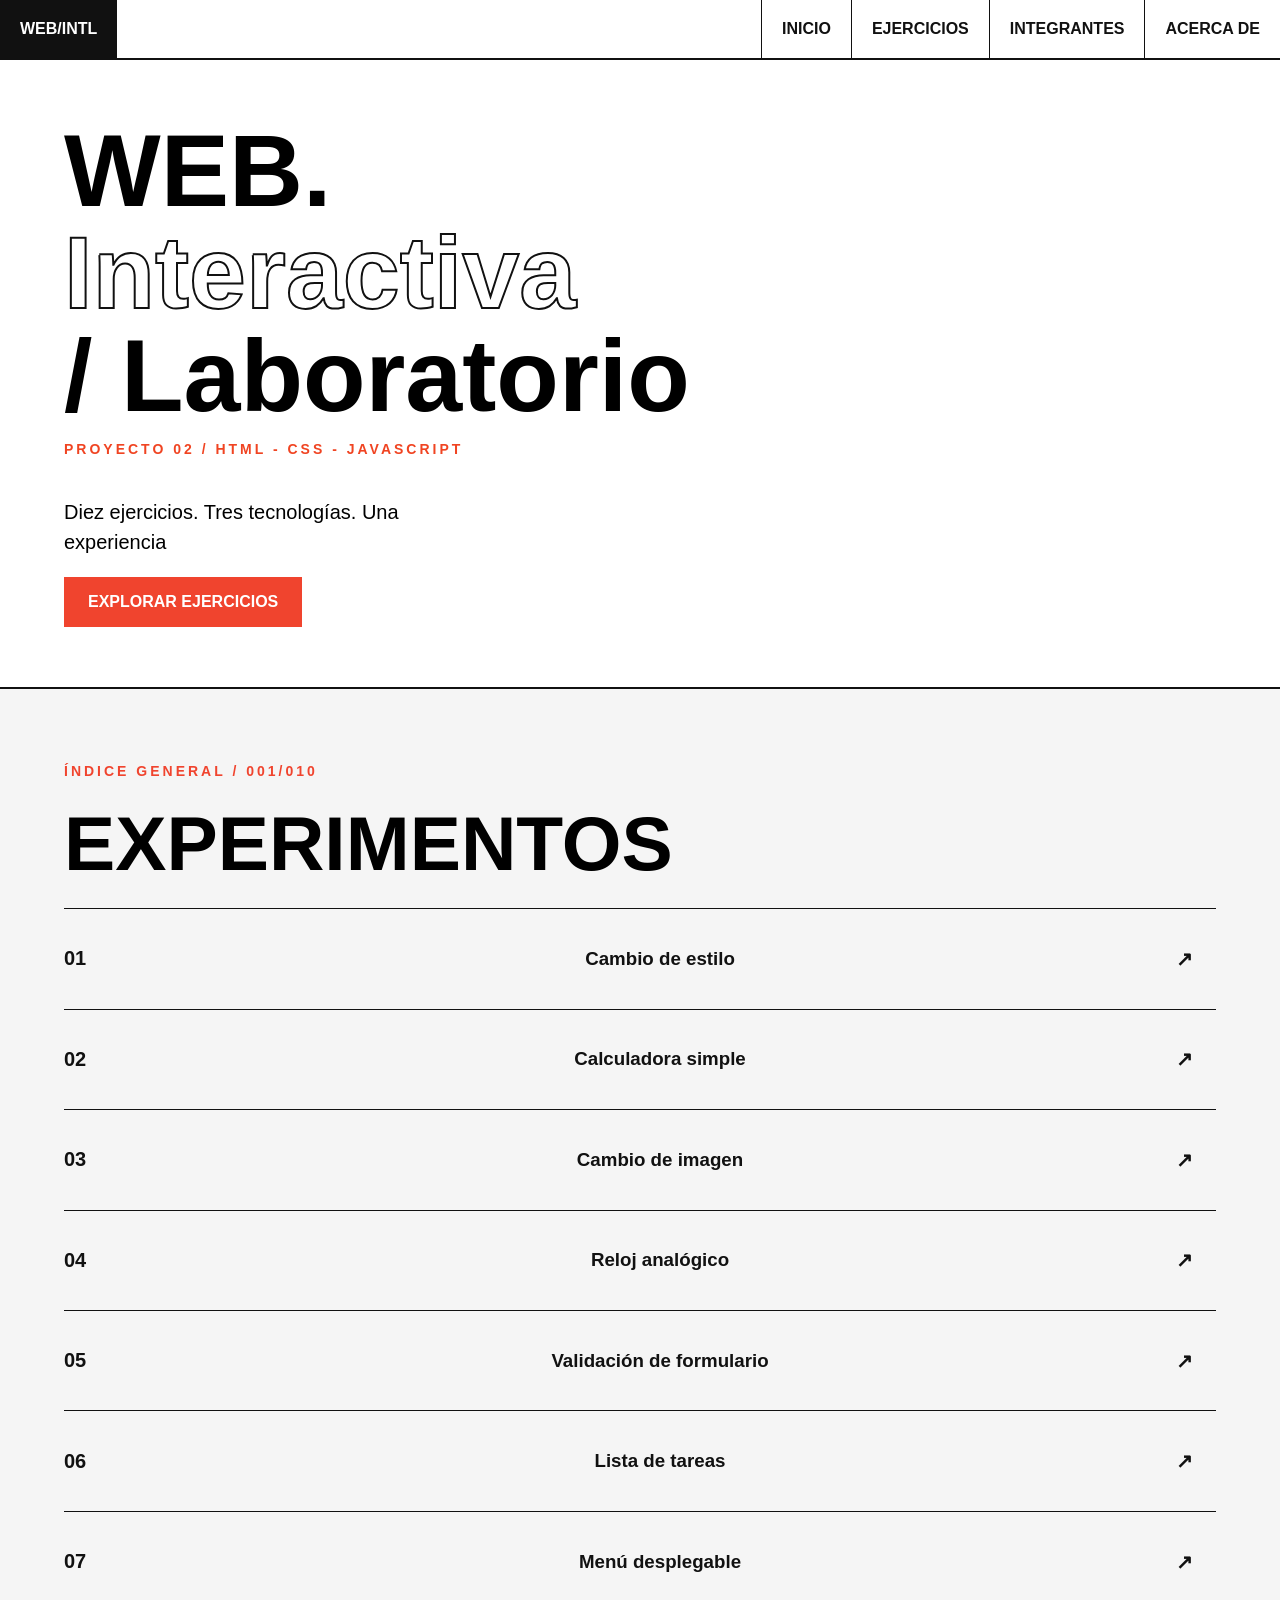
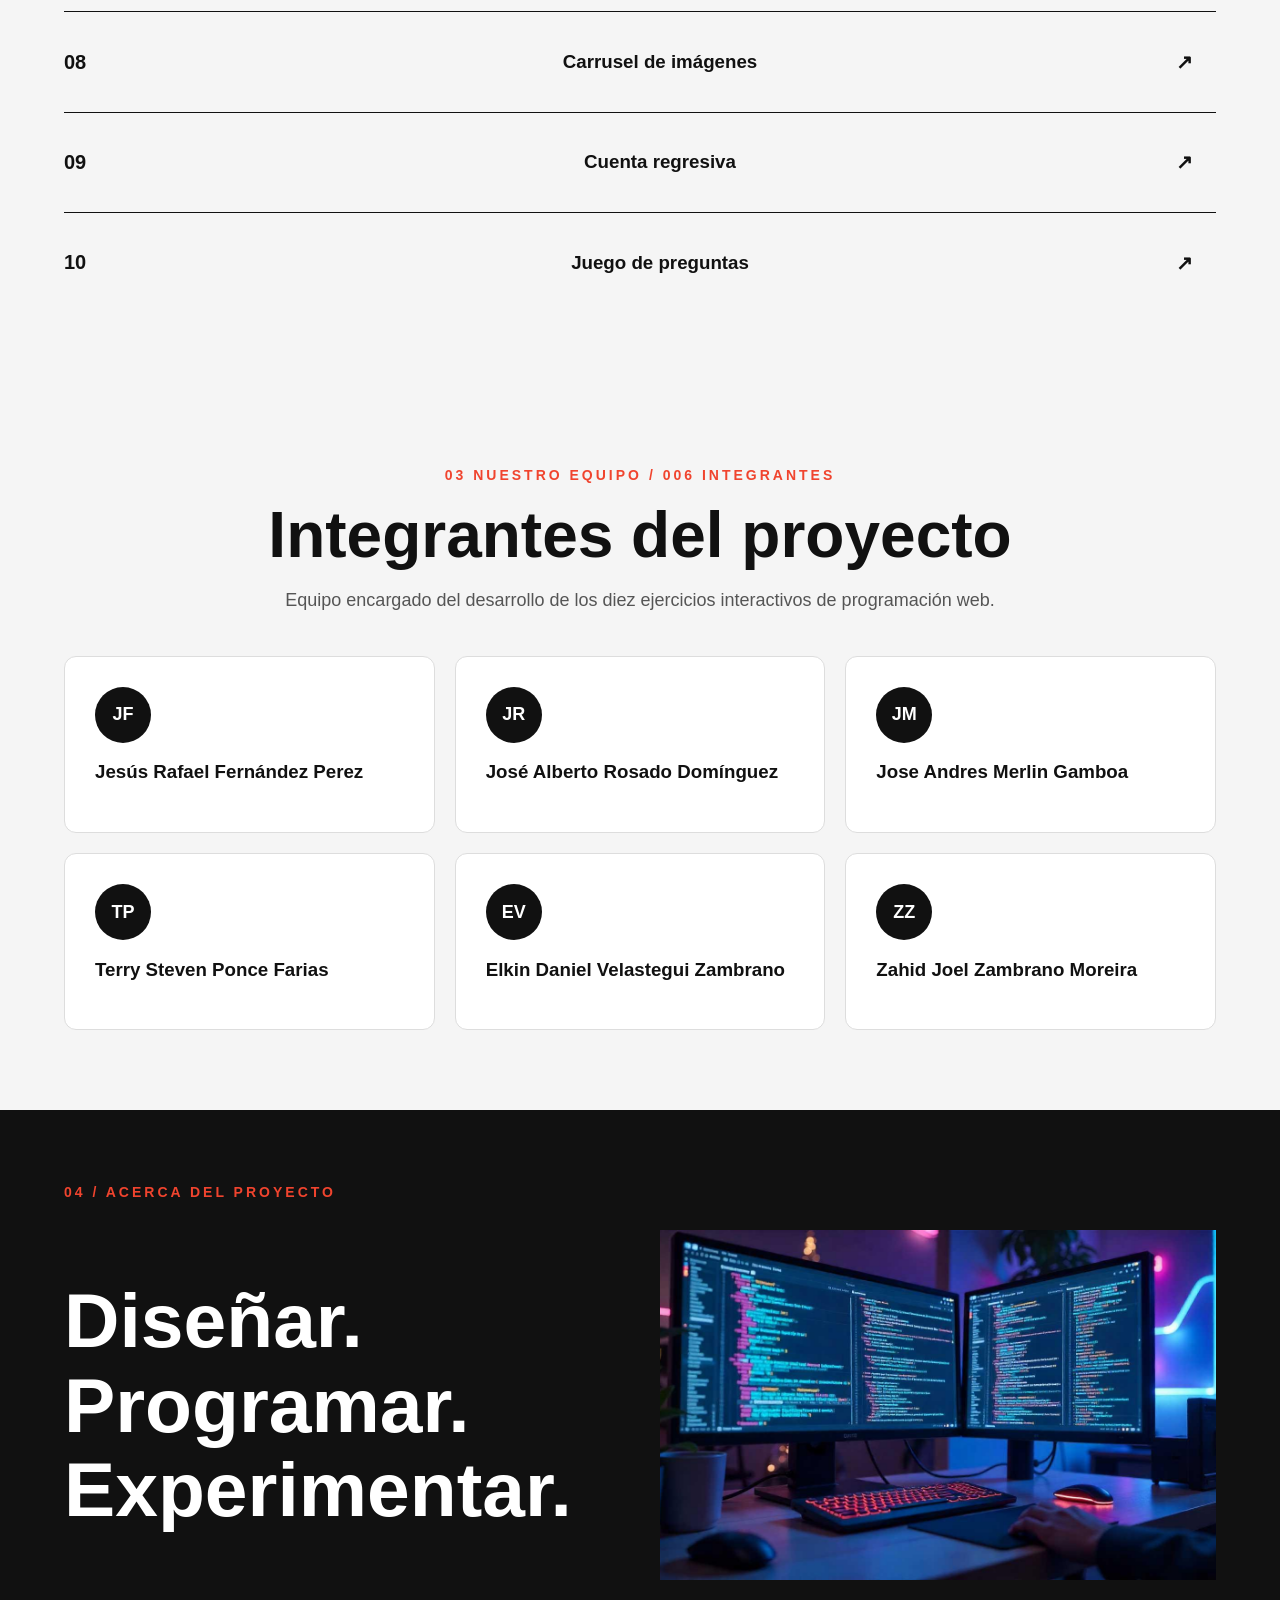
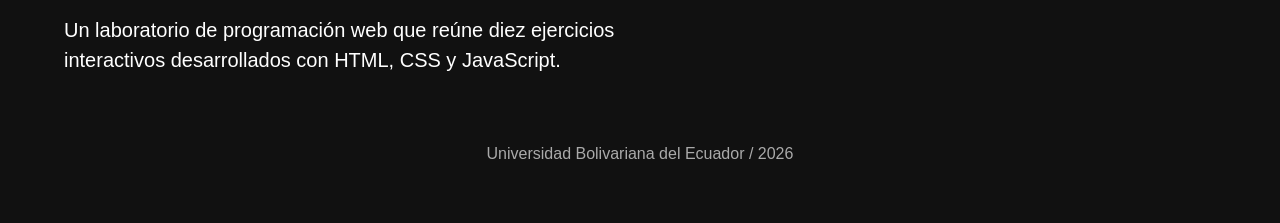
<file: index.html>
<!DOCTYPE html>
<html lang="es">
<head>
    <meta charset="UTF-8">
    <meta name="viewport" content="width=device-width, initial-scale=1.0">
    <title>WEB/INTL | Laboratorio Web</title>
    <link rel="stylesheet" href="estilos.css">
</head>
<body>
    <header class="encabezado">
        <a href="index.html" class="marca">WEB/INTL</a>

        <nav class="navegacion">
            <a href="#inicio">INICIO</a>
            <a href="#ejercicios">EJERCICIOS</a>
            <a href="#integrantes">INTEGRANTES</a>
            <a href="#acerca">ACERCA DE</a>
        </nav>
    </header>
    <main>
        <section id="inicio" class="portada">
            <h1>
                WEB. <br>
                <span class="texto-contorno">Interactiva</span><br>
                / Laboratorio
            </h1>
            <p class="portada-etiqueta">PROYECTO 02 / HTML - CSS - JAVASCRIPT</p>
            <p class="portada-descripcion">Diez ejercicios. Tres tecnologías. Una experiencia</p>
            <a href="#ejercicios" class="boton-principal">EXPLORAR EJERCICIOS</a>
        </section>
        <section id="ejercicios" class="seccion-ejercicios">
            <p class="etiqueta-seccion">ÍNDICE GENERAL / 001/010</p>
            <h2>EXPERIMENTOS</h2>
            <div class="lista-ejercicios">
                <a href="ej01/ej01.html" class="ejercicio"><span>01</span><h3>Cambio de estilo</h3><span>&nearr;</span></a>
                
                <a href="ej02/ej02.html" class="ejercicio"><span>02</span><h3>Calculadora simple</h3><span>&nearr;</span></a>
                
                <a href="ej03/ej03.html" class="ejercicio"><span>03</span><h3>Cambio de imagen</h3><span>&nearr;</span></a>
                
                <a href="ej04/ej04.html" class="ejercicio"><span>04</span><h3>Reloj analógico</h3><span>&nearr;</span></a>
                
                <a href="ej05/ej05.html" class="ejercicio"><span>05</span><h3>Validación de formulario</h3><span>&nearr;</span></a>
                
                <a href="ej06/ej06.html" class="ejercicio"><span>06</span><h3>Lista de tareas</h3><span>&nearr;</span></a>
                
                <a href="ej07/ej07.html" class="ejercicio"><span>07</span><h3>Menú desplegable</h3><span>&nearr;</span></a>
                
                <a href="ej08/ej08.html" class="ejercicio"><span>08</span><h3>Carrusel de imágenes</h3><span>&nearr;</span></a>
                
                <a href="ej09/ej09.html" class="ejercicio"><span>09</span><h3>Cuenta regresiva</h3><span>&nearr;</span></a>

                <a href="ej10/ej10.html" class="ejercicio"><span>10</span><h3>Juego de preguntas</h3><span>&nearr;</span></a>
            </div>
        </section>

        <section id="integrantes">
            <p class="etiqueta-seccion">03 NUESTRO EQUIPO / 006 INTEGRANTES</p>
            <h2>Integrantes del proyecto</h2>

            <p class="integrantes-descripcion">
                Equipo encargado del desarrollo de los diez ejercicios interactivos de programación web.
            </p>

            <div class="integrantes-grid">
                <article class="integrantes-card">
                    <span class="integrantes-iniciales">JF</span>
                    <h3>Jesús Rafael Fernández Perez</h3>
                </article>

                <article class="integrantes-card">
                    <span class="integrantes-iniciales">JR</span>
                    <h3>José Alberto Rosado Domínguez</h3>
                </article>
                
                <article class="integrantes-card">
                    <span class="integrantes-iniciales">JM</span>
                    <h3>Jose Andres Merlin Gamboa</h3>
                </article>
                
                <article class="integrantes-card">
                    <span class="integrantes-iniciales">TP</span>
                    <h3>Terry Steven Ponce Farias</h3>
                </article>
                
                <article class="integrantes-card">
                    <span class="integrantes-iniciales">EV</span>
                    <h3>Elkin Daniel Velastegui Zambrano</h3>
                </article>
                
                <article class="integrantes-card">
                    <span class="integrantes-iniciales">ZZ</span>
                    <h3>Zahid Joel Zambrano Moreira</h3>
                </article>
            </div>

        </section>

        <section id="acerca" class="seccion-acerca">
            <p class="etiqueta-acerca">04 / ACERCA DEL PROYECTO</p>
        
        <div class="acerca-contenido">
            <h2>
                Diseñar. <br>
                Programar. <br>
                Experimentar.
            </h2>

            <img src="Imagenes/Imagen PC.jfif" alt="Ilustración relacionada con programación web" class="imagen-acerca">
        </div>
        
    <p class="descripcion-acerca">
        Un laboratorio de programación web que reúne diez ejercicios interactivos desarrollados con HTML, CSS y JavaScript.
    </p>
            <p class="universidad">Universidad Bolivariana del Ecuador / 2026</p>
        </section>
    </main>
</body>
</html>
</file>
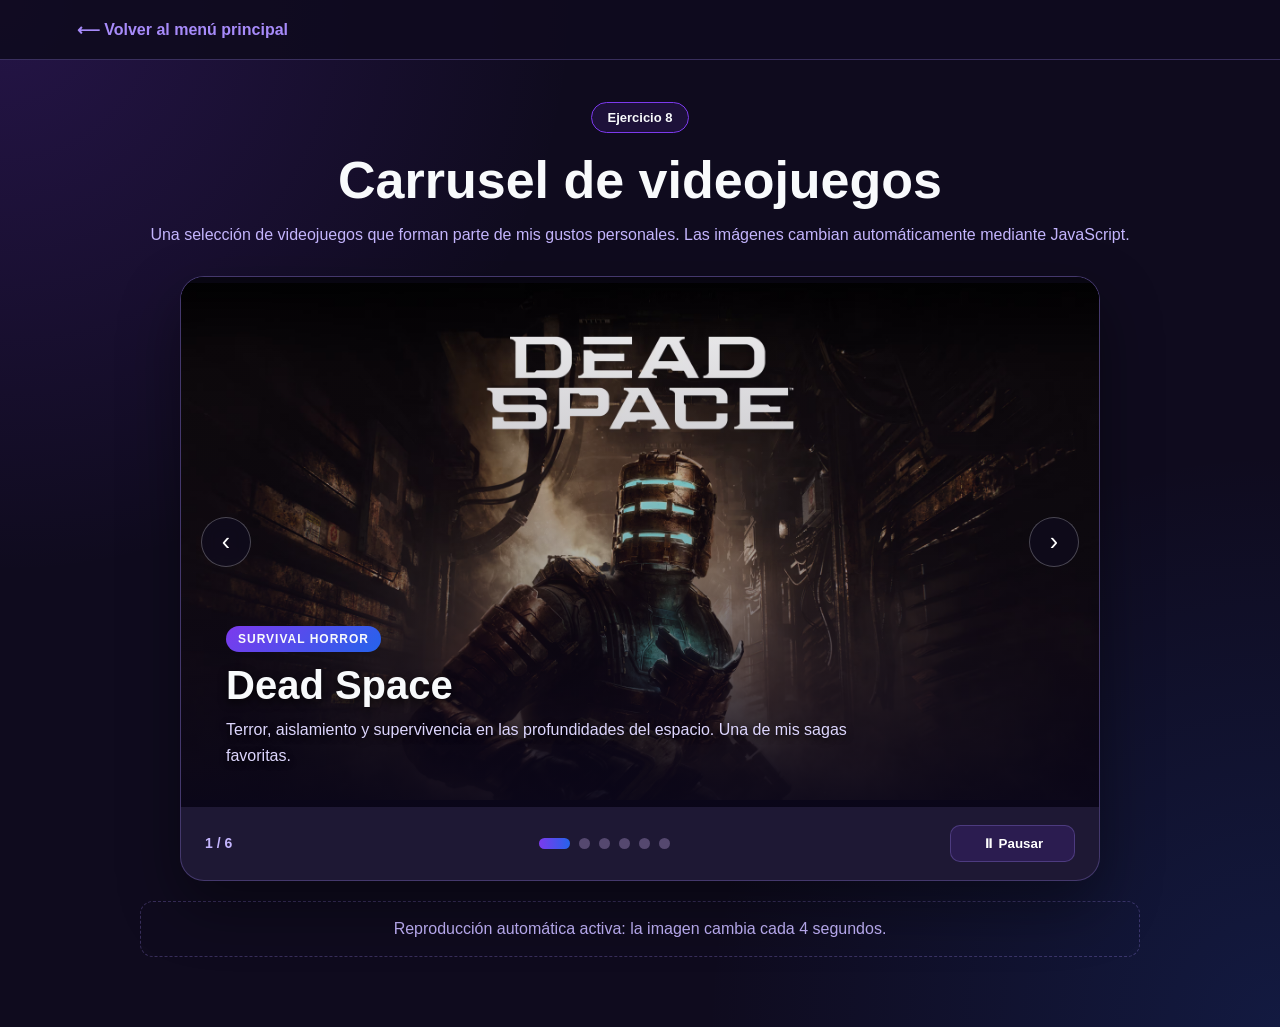
<file: ej08.html>
<!DOCTYPE html>
<html lang="es">
<head>
    <meta charset="UTF-8">
    <meta name="viewport" content="width=device-width, initial-scale=1.0">
    <title>Ejercicio 8 - Carrusel de videojuegos</title>

    <style>
        * {
            margin: 0;
            padding: 0;
            box-sizing: border-box;
        }

        :root {
            --fondo: #0f0b1e;
            --tarjeta: #1e1834;
            --morado: #7c3aed;
            --morado-claro: #a78bfa;
            --azul: #2563eb;
            --texto: #f8fafc;
            --texto-secundario: #c4b5fd;
            --borde: rgba(167, 139, 250, 0.28);
        }

        body {
            min-height: 100vh;
            background:
                radial-gradient(
                    circle at top left,
                    rgba(124, 58, 237, 0.2),
                    transparent 35%
                ),
                radial-gradient(
                    circle at bottom right,
                    rgba(37, 99, 235, 0.17),
                    transparent 35%
                ),
                var(--fondo);
            color: var(--texto);
            font-family: Arial, Helvetica, sans-serif;
        }

        .barra-superior {
            padding: 20px 6%;
            border-bottom: 1px solid var(--borde);
            background: rgba(15, 11, 30, 0.9);
        }

        .volver {
            color: var(--morado-claro);
            text-decoration: none;
            font-weight: bold;
        }

        .volver:hover {
            color: white;
        }

        .contenedor {
            width: min(1000px, 92%);
            margin: 0 auto;
            padding: 42px 0 70px;
        }

        .encabezado {
            margin-bottom: 28px;
            text-align: center;
        }

        .numero {
            display: inline-block;
            margin-bottom: 17px;
            padding: 7px 15px;
            border: 1px solid var(--morado);
            border-radius: 999px;
            background: rgba(124, 58, 237, 0.13);
            font-size: 13px;
            font-weight: bold;
        }

        h1 {
            margin-bottom: 12px;
            font-size: clamp(32px, 5vw, 52px);
        }

        .descripcion {
            color: var(--texto-secundario);
            line-height: 1.6;
        }

        /* CARRUSEL */

        .carrusel {
            position: relative;
            max-width: 920px;
            margin: 0 auto;
            overflow: hidden;
            border: 1px solid var(--borde);
            border-radius: 24px;
            background: var(--tarjeta);
            box-shadow: 0 25px 60px rgba(0, 0, 0, 0.4);
        }

        .visor {
            position: relative;
            height: 530px;
            overflow: hidden;
            background: #080611;
        }

        .diapositiva {
            position: absolute;
            inset: 0;
            visibility: hidden;
            opacity: 0;
            transform: scale(1.04);
            transition:
                opacity 0.75s ease,
                transform 1.2s ease,
                visibility 0.75s;
        }

        .diapositiva.activa {
            visibility: visible;
            opacity: 1;
            transform: scale(1);
        }

        .diapositiva img {
            width: 100%;
            height: 100%;
            display: block;
            object-fit: contain;
            background: #080611;
        }

        .diapositiva::after {
            content: "";
            position: absolute;
            inset: 0;
            background: linear-gradient(
                to top,
                rgba(10, 6, 25, 0.95) 0%,
                rgba(10, 6, 25, 0.28) 48%,
                rgba(10, 6, 25, 0.05) 100%
            );
        }

        .informacion {
            position: absolute;
            z-index: 2;
            left: 45px;
            right: 45px;
            bottom: 38px;
        }

        .etiqueta {
            display: inline-block;
            margin-bottom: 11px;
            padding: 6px 12px;
            border-radius: 999px;
            background: linear-gradient(
                135deg,
                var(--morado),
                var(--azul)
            );
            font-size: 12px;
            font-weight: bold;
            text-transform: uppercase;
            letter-spacing: 1px;
        }

        .informacion h2 {
            margin-bottom: 9px;
            font-size: clamp(25px, 4vw, 40px);
            text-shadow: 0 3px 10px rgba(0, 0, 0, 0.8);
        }

        .informacion p {
            max-width: 630px;
            color: #ddd6fe;
            line-height: 1.6;
            text-shadow: 0 2px 7px rgba(0, 0, 0, 0.9);
        }

        /* BOTONES LATERALES */

        .boton-lateral {
            position: absolute;
            z-index: 5;
            top: 50%;
            width: 50px;
            height: 50px;
            display: grid;
            place-items: center;
            transform: translateY(-50%);
            border: 1px solid rgba(255, 255, 255, 0.25);
            border-radius: 50%;
            background: rgba(15, 11, 30, 0.75);
            color: white;
            font-size: 25px;
            cursor: pointer;
            backdrop-filter: blur(8px);
            transition: 0.25s;
        }

        .boton-lateral:hover {
            background: var(--morado);
            transform: translateY(-50%) scale(1.08);
        }

        .boton-lateral:active {
            transform: translateY(-50%) scale(0.95);
        }

        .anterior {
            left: 20px;
        }

        .siguiente {
            right: 20px;
        }

        /* CONTROLES INFERIORES */

        .controles {
            display: flex;
            align-items: center;
            gap: 18px;
            padding: 18px 24px;
        }

        .contador {
            min-width: 54px;
            color: var(--texto-secundario);
            font-size: 14px;
            font-weight: bold;
        }

        .indicadores {
            display: flex;
            justify-content: center;
            align-items: center;
            gap: 9px;
            flex: 1;
        }

        .indicador {
            width: 11px;
            height: 11px;
            padding: 0;
            border: none;
            border-radius: 50%;
            background: #55486f;
            cursor: pointer;
            transition: 0.3s;
        }

        .indicador:hover {
            background: var(--morado-claro);
            transform: scale(1.15);
        }

        .indicador.activo {
            width: 31px;
            border-radius: 999px;
            background: linear-gradient(
                90deg,
                var(--morado),
                var(--azul)
            );
        }

        .pausa {
            min-width: 125px;
            padding: 10px 15px;
            border: 1px solid var(--borde);
            border-radius: 10px;
            background: rgba(124, 58, 237, 0.15);
            color: white;
            font-weight: bold;
            cursor: pointer;
            transition: 0.25s;
        }

        .pausa:hover {
            background: var(--morado);
        }

        .estado {
            margin-top: 20px;
            padding: 15px 20px;
            border: 1px dashed var(--borde);
            border-radius: 13px;
            color: var(--texto-secundario);
            text-align: center;
            line-height: 1.5;
        }

        @media (max-width: 700px) {
            .visor {
                height: 460px;
            }

            .informacion {
                left: 25px;
                right: 25px;
                bottom: 28px;
            }

            .informacion p {
                font-size: 14px;
            }

            .boton-lateral {
                top: 42%;
                width: 43px;
                height: 43px;
            }

            .anterior {
                left: 10px;
            }

            .siguiente {
                right: 10px;
            }

            .controles {
                flex-wrap: wrap;
                justify-content: center;
            }

            .indicadores {
                order: -1;
                width: 100%;
                flex-basis: 100%;
            }

            .contador,
            .pausa {
                min-width: 125px;
                text-align: center;
            }
        }

        @media (max-width: 450px) {
            .visor {
                height: 400px;
            }

            .informacion h2 {
                font-size: 25px;
            }

            .informacion p {
                display: none;
            }
        }
    </style>
</head>

<body>

    <div class="barra-superior">
        <a href="../index.html" class="volver">&longleftarrow; Volver al menú principal
        </a>
    </div>

    <main class="contenedor">

        <header class="encabezado">
            <span class="numero">Ejercicio 8</span>

            <h1>Carrusel de videojuegos</h1>

            <p class="descripcion">
                Una selección de videojuegos que forman parte de mis gustos
                personales. Las imágenes cambian automáticamente mediante
                JavaScript.
            </p>
        </header>

        <section class="carrusel" id="carrusel">

            <div class="visor">

                <!-- DIAPOSITIVA 1 -->

                <article class="diapositiva activa">
                    <img
                        src="imagenes/dead-space.png"
                        alt="Portada del videojuego Dead Space"
                        draggable="false"
                    >

                    <div class="informacion">
                        <span class="etiqueta">Survival horror</span>
                        <h2>Dead Space</h2>

                        <p>
                            Terror, aislamiento y supervivencia en las
                            profundidades del espacio. Una de mis sagas
                            favoritas.
                        </p>
                    </div>
                </article>

                <!-- DIAPOSITIVA 2 -->

                <article class="diapositiva">
                    <img
                        src="imagenes/kof-xiii.png"
                        alt="Portada de The King of Fighters XIII"
                        draggable="false"
                    >

                    <div class="informacion">
                        <span class="etiqueta">Lucha</span>
                        <h2>The King of Fighters XIII</h2>

                        <p>
                            Combates por equipos, técnica y un apartado
                            visual que convirtió esta entrega en una de
                            las más recordadas.
                        </p>
                    </div>
                </article>

                <!-- DIAPOSITIVA 3 -->

                <article class="diapositiva">
                    <img
                        src="imagenes/batman-arkham-city.png"
                        alt="Portada del videojuego Batman Arkham City"
                        draggable="false"
                    >

                    <div class="informacion">
                        <span class="etiqueta">Acción</span>
                        <h2>Batman: Arkham City</h2>

                        <p>
                            Una ciudad convertida en prisión y una noche
                            en la que Batman deberá enfrentarse a sus
                            mayores enemigos.
                        </p>
                    </div>
                </article>

                <!-- DIAPOSITIVA 4 -->

                <article class="diapositiva">
                    <img
                        src="imagenes/devil-may-cry-3.png"
                        alt="Portada del videojuego Devil May Cry 3"
                        draggable="false"
                    >

                    <div class="informacion">
                        <span class="etiqueta">Hack and slash</span>
                        <h2>Devil May Cry 3</h2>

                        <p>
                            Demonios, velocidad, música y combates
                            cargados de estilo. Dante entra al carrusel
                            sin pedir permiso.
                        </p>
                    </div>
                </article>

                <!-- DIAPOSITIVA 5 -->

                <article class="diapositiva">
                    <img
                        src="imagenes/plants-vs-zombies.png"
                        alt="Portada de Plants vs. Zombies Replanted"
                        draggable="false"
                    >

                    <div class="informacion">
                        <span class="etiqueta">Estrategia</span>
                        <h2>Plants vs. Zombies</h2>

                        <p>
                            Plantas con habilidades, zombis extravagantes
                            y una defensa de jardín que nunca pasa de moda.
                        </p>
                    </div>
                </article>

                <!-- DIAPOSITIVA 6 -->

                <article class="diapositiva">
                    <img
                        src="imagenes/silksong.png"
                        alt="Portada del videojuego Hollow Knight Silksong"
                        draggable="false"
                    >

                    <div class="informacion">
                        <span class="etiqueta">Metroidvania</span>
                        <h2>Hollow Knight: Silksong</h2>

                        <p>
                            Hornet protagoniza una aventura veloz y
                            desafiante en un reino completamente nuevo.
                        </p>
                    </div>
                </article>

                <!-- BOTONES LATERALES -->

                <button
                    class="boton-lateral anterior"
                    id="anterior"
                    type="button"
                    aria-label="Mostrar imagen anterior"
                >
                    ‹
                </button>

                <button
                    class="boton-lateral siguiente"
                    id="siguiente"
                    type="button"
                    aria-label="Mostrar imagen siguiente"
                >
                    ›
                </button>

            </div>

            <!-- CONTROLES INFERIORES -->

            <div class="controles">

                <span class="contador" id="contador">
                    1 / 6
                </span>

                <div
                    class="indicadores"
                    id="indicadores"
                    aria-label="Indicadores del carrusel"
                ></div>

                <button
                    class="pausa"
                    id="pausa"
                    type="button"
                >
                    ⏸ Pausar
                </button>

            </div>

        </section>

        <p class="estado" id="estado">
            Reproducción automática activa: la imagen cambia cada
            4 segundos.
        </p>

    </main>

    <script>
        const diapositivas = document.querySelectorAll(".diapositiva");
        const contenedorIndicadores =
            document.getElementById("indicadores");

        const botonAnterior =
            document.getElementById("anterior");

        const botonSiguiente =
            document.getElementById("siguiente");

        const botonPausa =
            document.getElementById("pausa");

        const contador =
            document.getElementById("contador");

        const estado =
            document.getElementById("estado");

        let indiceActual = 0;
        let intervalo;
        let estaPausado = false;

        /*
            CREA AUTOMÁTICAMENTE UN INDICADOR
            POR CADA IMAGEN DEL CARRUSEL
        */

        diapositivas.forEach(function (diapositiva, indice) {
            const indicador = document.createElement("button");

            indicador.classList.add("indicador");
            indicador.type = "button";

            indicador.setAttribute(
                "aria-label",
                "Mostrar imagen " + (indice + 1)
            );

            if (indice === 0) {
                indicador.classList.add("activo");
            }

            indicador.addEventListener("click", function () {
                mostrarDiapositiva(indice);
                reiniciarCarrusel();
            });

            contenedorIndicadores.appendChild(indicador);
        });

        const indicadores =
            document.querySelectorAll(".indicador");

        /*
            MUESTRA LA IMAGEN SELECCIONADA
        */

        function mostrarDiapositiva(indice) {
            if (indice >= diapositivas.length) {
                indiceActual = 0;
            } else if (indice < 0) {
                indiceActual = diapositivas.length - 1;
            } else {
                indiceActual = indice;
            }

            diapositivas.forEach(function (diapositiva) {
                diapositiva.classList.remove("activa");
            });

            indicadores.forEach(function (indicador) {
                indicador.classList.remove("activo");
            });

            diapositivas[indiceActual].classList.add("activa");
            indicadores[indiceActual].classList.add("activo");

            contador.textContent =
                (indiceActual + 1) +
                " / " +
                diapositivas.length;
        }

        /*
            CAMBIO DE IMÁGENES
        */

        function imagenSiguiente() {
            mostrarDiapositiva(indiceActual + 1);
        }

        function imagenAnterior() {
            mostrarDiapositiva(indiceActual - 1);
        }

        /*
            REPRODUCCIÓN AUTOMÁTICA
        */

        function iniciarCarrusel() {
            clearInterval(intervalo);

            if (!estaPausado) {
                intervalo = setInterval(
                    imagenSiguiente,
                    4000
                );
            }
        }

        function reiniciarCarrusel() {
            if (!estaPausado) {
                iniciarCarrusel();
            }
        }

        /*
            BOTONES LATERALES
        */

        botonSiguiente.addEventListener("click", function () {
            imagenSiguiente();
            reiniciarCarrusel();
        });

        botonAnterior.addEventListener("click", function () {
            imagenAnterior();
            reiniciarCarrusel();
        });

        /*
            BOTÓN PAUSAR Y REANUDAR
        */

        botonPausa.addEventListener("click", function () {
            estaPausado = !estaPausado;

            if (estaPausado) {
                clearInterval(intervalo);

                botonPausa.textContent =
                    "▶ Reanudar";

                estado.textContent =
                    "Carrusel pausado. Presiona Reanudar para continuar.";
            } else {
                botonPausa.textContent =
                    "⏸ Pausar";

                estado.textContent =
                    "Reproducción automática activa: la imagen cambia cada 4 segundos.";

                iniciarCarrusel();
            }
        });

        /*
            CONTROL CON LAS FLECHAS DEL TECLADO
        */

        document.addEventListener("keydown", function (evento) {
            if (evento.key === "ArrowRight") {
                imagenSiguiente();
                reiniciarCarrusel();
            }

            if (evento.key === "ArrowLeft") {
                imagenAnterior();
                reiniciarCarrusel();
            }

            if (evento.key === " ") {
                evento.preventDefault();
                botonPausa.click();
            }
        });

        /*
            DETIENE EL CARRUSEL SI SE CAMBIA
            A OTRA PESTAÑA DEL NAVEGADOR
        */

        document.addEventListener(
            "visibilitychange",
            function () {
                if (document.hidden) {
                    clearInterval(intervalo);
                } else {
                    reiniciarCarrusel();
                }
            }
        );

        /*
            INICIO DEL CARRUSEL
        */

        mostrarDiapositiva(0);
        iniciarCarrusel();
    </script>

</body>
</html>
</file>
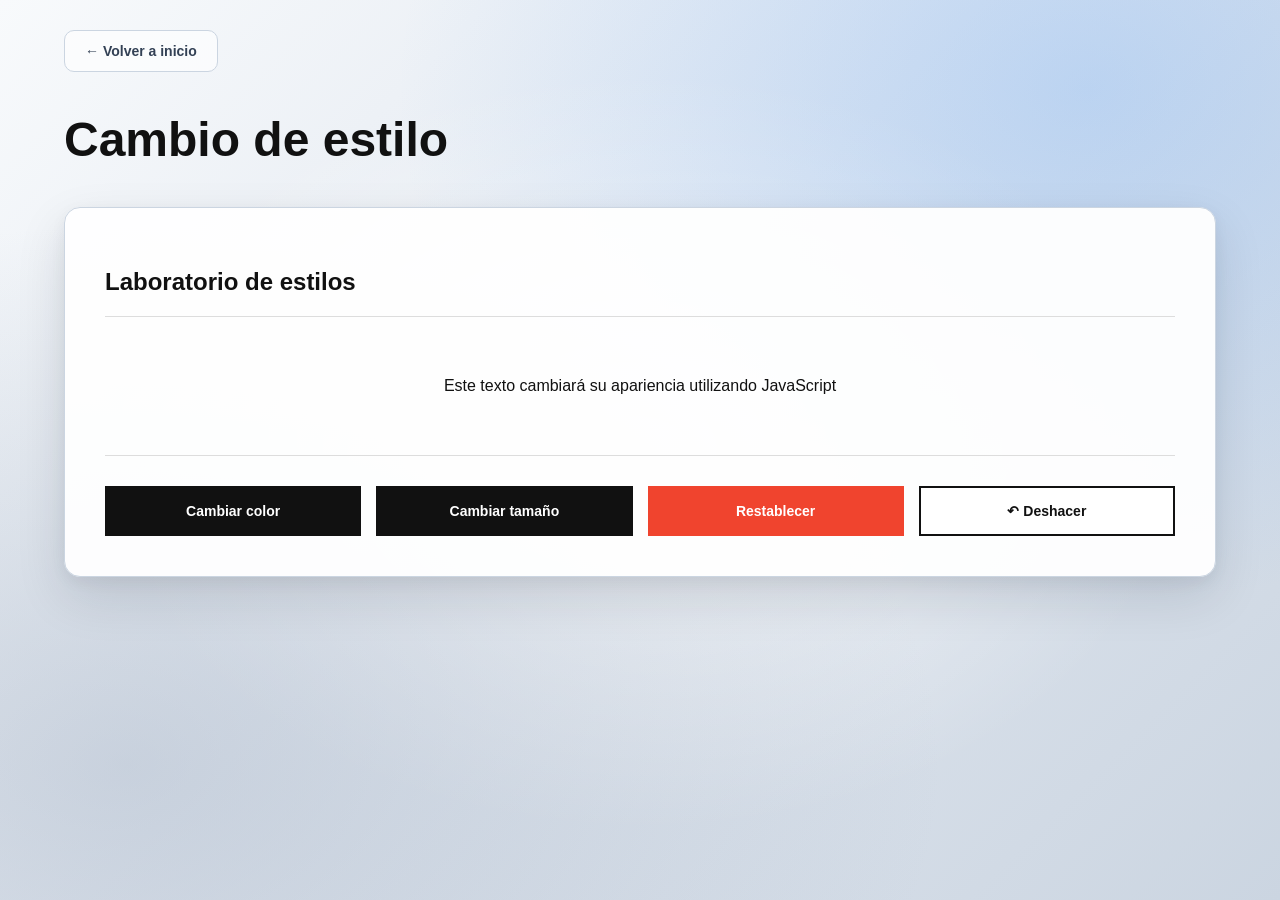
<file: ej01/ej01.html>
<!DOCTYPE html>
<html lang="es">
<head>
    <meta charset="UTF-8">
    <meta name="viewport" content="width=device-width, initial-scale=1.0">
    <title>Ejercicio 01 | Cambio de estilo</title>
    <link rel="stylesheet" href="ej01.css">
</head>
<body>
    <a href="../index.html" class="volver-inicio">&larr; Volver a inicio</a>
    
    <h1>Cambio de estilo</h1>

    <section class="laboratorio">
        <h2>Laboratorio de estilos</h2>
        <p id="texto-prueba">
            Este texto cambiará su apariencia utilizando JavaScript
        </p>
        <div class="controles">
            <button id="btn-color">Cambiar color</button>
            <button id="btn-tamano">Cambiar tamaño</button>
            <button id="btn-restablecer">Restablecer</button>
            <button id="btn-deshacer">&curvearrowleft; Deshacer</button>
        </div>    
    </section>
        


    <script src="ej01.js">
    </script>
</body>
</html>
</file>
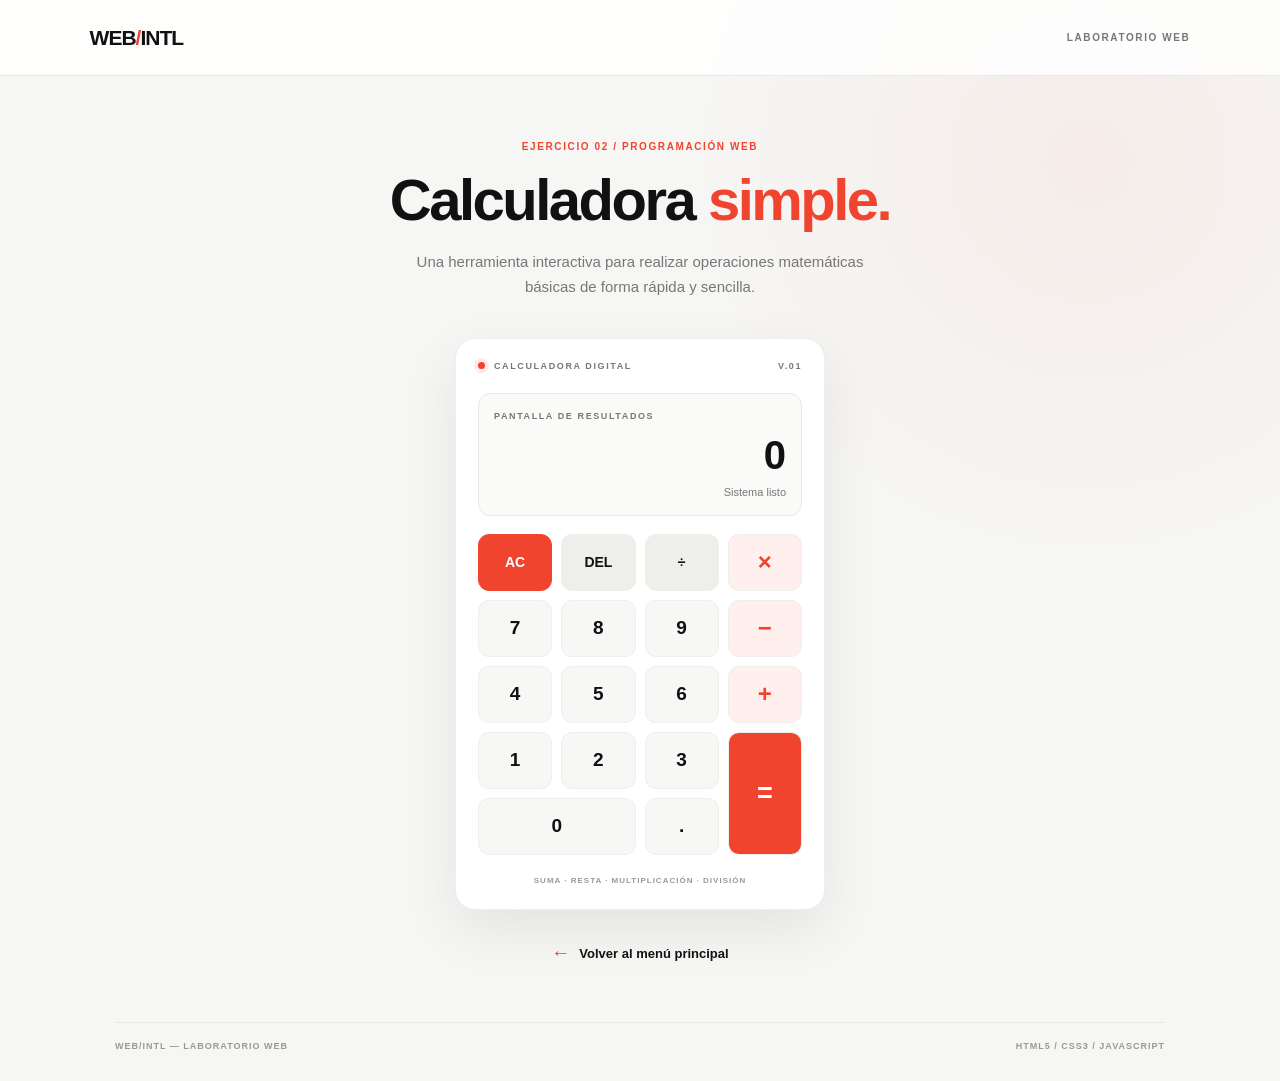
<file: ej02/ej02.html>
<!DOCTYPE html>
<html lang="es">
<head>
    <meta charset="UTF-8">
    <meta name="viewport" content="width=device-width, initial-scale=1.0">

    <title>02 / Calculadora Simple | WEB/INTL</title>

    <!-- Conexión con CSS -->
    <link rel="stylesheet" href="ej02.css">

    <!-- Conexión con JavaScript -->
    <script src="ej02.js" defer></script>
</head>
<body>
    <header class="site-header">
        <a class="brand" href="../index.html" aria-label="WEB/INTL, menú principal">
            WEB<span>/</span>INTL
        </a>
        <span class="header-label">LABORATORIO WEB</span>
    </header>

    <main class="page-container">
        <section class="intro">
            <p class="eyebrow">EJERCICIO 02 / PROGRAMACIÓN WEB</p>
            <h1>Calculadora <span>simple.</span></h1>
            <p class="description">
                Una herramienta interactiva para realizar operaciones
                matemáticas básicas de forma rápida y sencilla.
            </p>
        </section>

        <section class="calculator" aria-label="Calculadora">
            <div class="calculator-top">
                <span class="status-dot"></span>
                <span>CALCULADORA DIGITAL</span>
                <span class="version">V.01</span>
            </div>

            <div class="display-container">
                <label for="display">PANTALLA DE RESULTADOS</label>
                <input
                    type="text"
                    id="display"
                    value="0"
                    readonly
                    aria-label="Resultado de la calculadora"
                    aria-live="polite"
                >
                <p id="status" class="display-status" aria-live="polite">
                    Sistema listo
                </p>
            </div>

            <div class="buttons">
                <button type="button" class="key key-clear"
                    data-action="clear" aria-label="Borrar todo">AC</button>

                <button type="button" class="key key-function"
                    data-action="delete" aria-label="Borrar último dígito">DEL</button>

                <button type="button" class="key key-function"
                    data-operator="/" aria-label="Dividir">÷</button>

                <button type="button" class="key key-operator"
                    data-operator="*" aria-label="Multiplicar">×</button>

                <button type="button" class="key" data-number="7">7</button>
                <button type="button" class="key" data-number="8">8</button>
                <button type="button" class="key" data-number="9">9</button>
                <button type="button" class="key key-operator"
                    data-operator="-" aria-label="Restar">−</button>

                <button type="button" class="key" data-number="4">4</button>
                <button type="button" class="key" data-number="5">5</button>
                <button type="button" class="key" data-number="6">6</button>
                <button type="button" class="key key-operator"
                    data-operator="+" aria-label="Sumar">+</button>

                <button type="button" class="key" data-number="1">1</button>
                <button type="button" class="key" data-number="2">2</button>
                <button type="button" class="key" data-number="3">3</button>
                <button type="button" class="key key-equals"
                    data-action="equals" aria-label="Calcular resultado">=</button>

                <button type="button" class="key key-zero"
                    data-number="0">0</button>
                <button type="button" class="key"
                    data-action="decimal" aria-label="Punto decimal">.</button>
            </div>

            <p class="calculator-note">
                SUMA · RESTA · MULTIPLICACIÓN · DIVISIÓN
            </p>
        </section>

        <a class="back-link" href="../index.html">
            <span aria-hidden="true">←</span>
            Volver al menú principal
        </a>

        <p class="page-footer">
            WEB/INTL — LABORATORIO WEB
            <span>HTML5 / CSS3 / JAVASCRIPT</span>
        </p>
    </main>
</body>
</html>
</file>
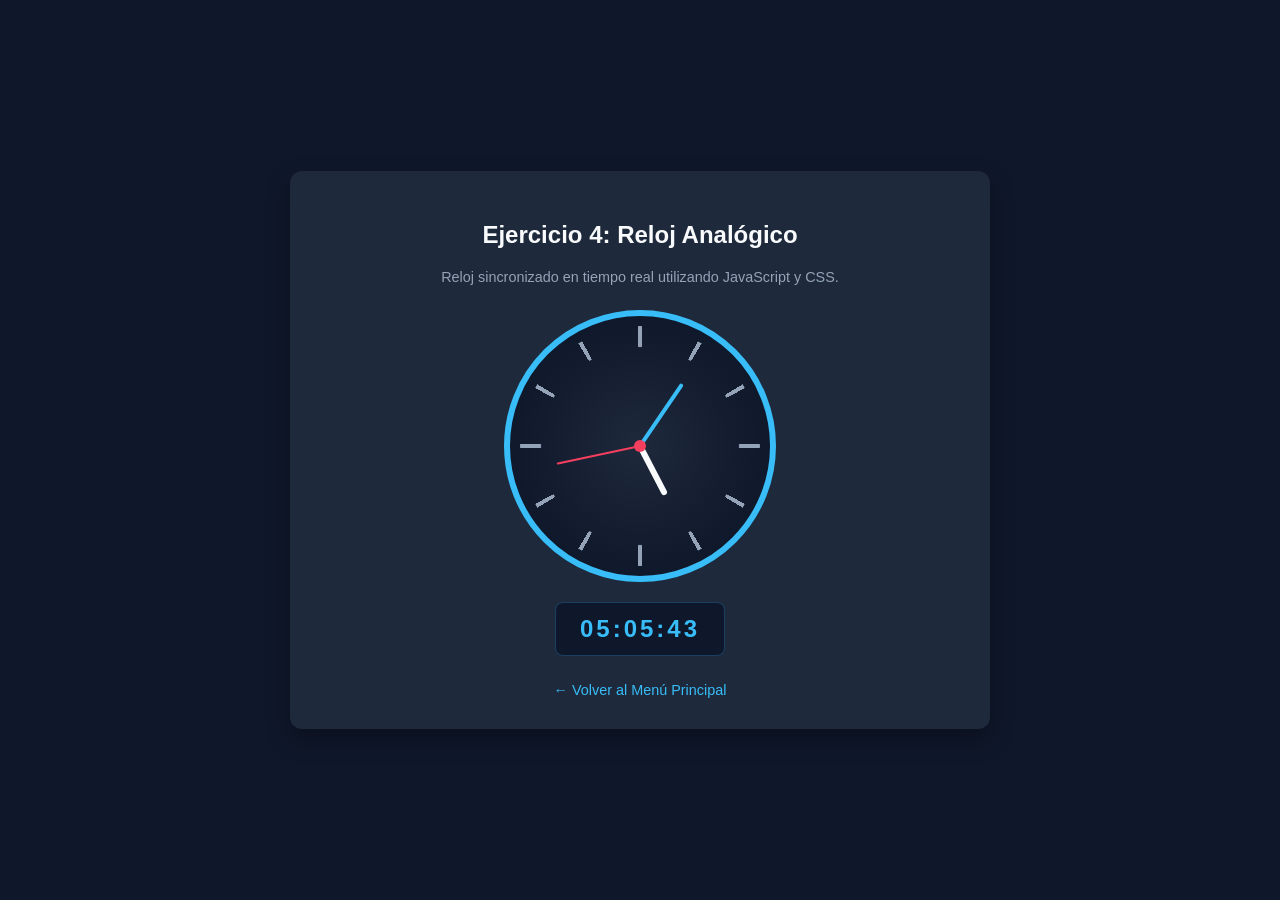
<file: ej04/ej04.html>
<!DOCTYPE html>
<html lang="es">
<head>
    <meta charset="UTF-8">
    <meta name="viewport" content="width=device-width, initial-scale=1.0">
    <title>Ejercicio 4 - Reloj Analógico</title>
    <link rel="stylesheet" href="css/ej04.css">
</head>
<body>

    <div class="ejercicio-container">
        <h2>Ejercicio 4: Reloj Analógico</h2>
        <p class="descripcion">Reloj sincronizado en tiempo real utilizando JavaScript y CSS.</p>

        <!-- Contenedor del Reloj -->
        <div class="reloj-analogo">
            <!-- Marcas de las horas (puedes agregar decoraciones si lo deseas) -->
            <div class="manecilla hora" id="manecillaHora"></div>
            <div class="manecilla minuto" id="manecillaMinuto"></div>
            <div class="manecilla segundo" id="manecillaSegundo"></div>
            <div class="centro-reloj"></div>
        </div>

        <!-- Reloj digital de apoyo -->
        <div id="relojDigital" class="reloj-digital">00:00:00</div>

        <br>
        <a href="../index.html" class="btn-volver">&larr; Volver al Menú Principal</a>
    </div>

    <!-- Script JavaScript específico del ejercicio 4 -->
    <script src="js/ej04.js"></script>
</body>
</html>
</file>
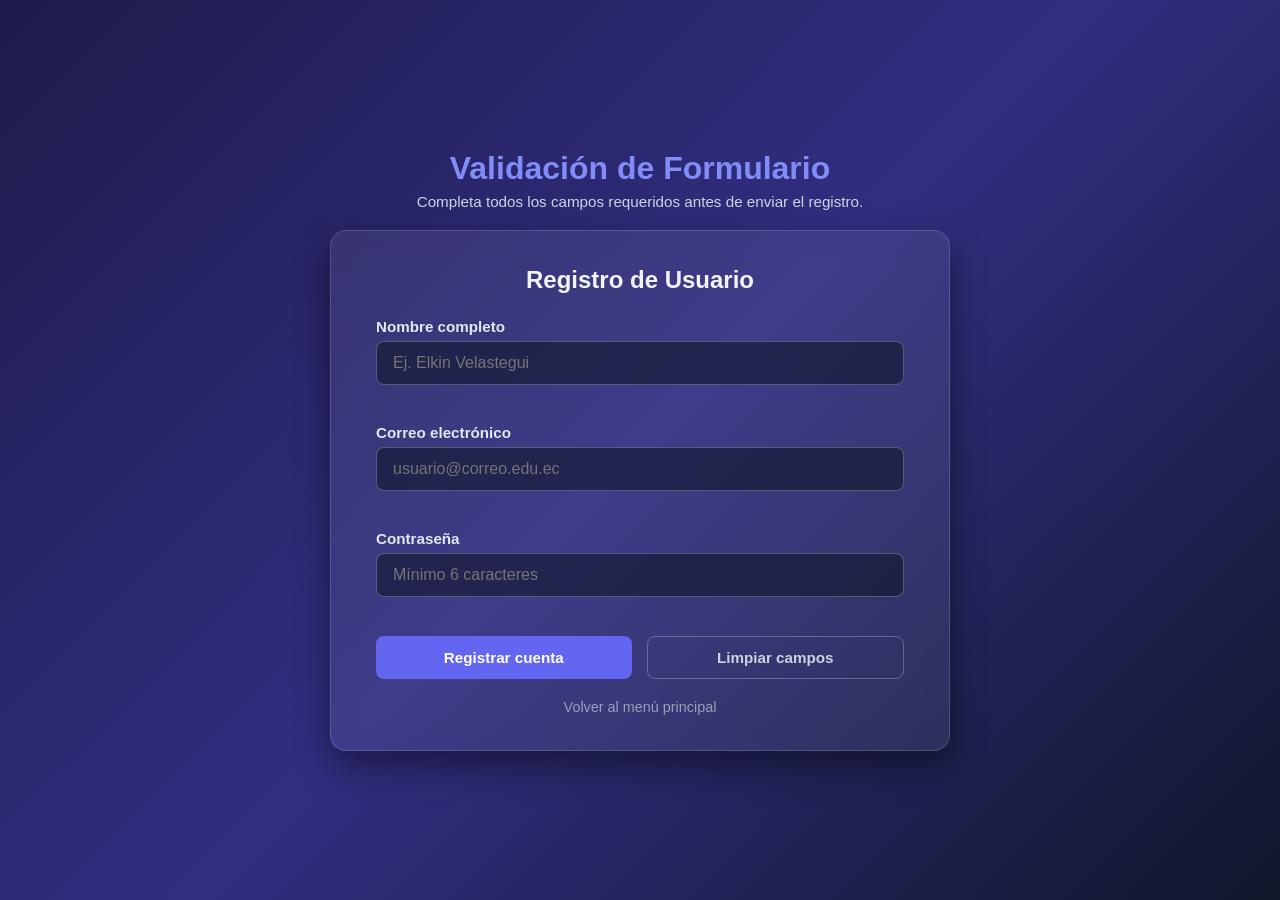
<file: ej05/ej05.html>
<!DOCTYPE html>
<html lang="es">
<head>
    <meta charset="UTF-8">
    <meta name="viewport" content="width=device-width, initial-scale=1.0">
    <title>Ejercicio 05 - Validación de Formulario</title>
    <link rel="stylesheet" href="ej05.css">
    <script src="ej05.js" defer></script>
</head>
<body>
    <header>
        <h1>Validación de Formulario</h1>
        <p class="instrucciones">
            Completa todos los campos requeridos antes de enviar el registro.
        </p>
    </header>

    <main>
        <section id="contenido" class="tarjeta-contenido" aria-live="polite">
            <h2 id="titulo-contenido">Registro de Usuario</h2>

            <form id="formulario-registro" novalidate>
                <div class="grupo-campo">
                    <label for="nombre">Nombre completo</label>
                    <input type="text" id="nombre" placeholder="Ej. Elkin Velastegui">
                    <small class="error-texto" id="error-nombre"></small>
                </div>

                <div class="grupo-campo">
                    <label for="correo">Correo electrónico</label>
                    <input type="email" id="correo" placeholder="usuario@correo.edu.ec">
                    <small class="error-texto" id="error-correo"></small>
                </div>

                <div class="grupo-campo">
                    <label for="password">Contraseña</label>
                    <input type="password" id="password" placeholder="Mínimo 6 caracteres">
                    <small class="error-texto" id="error-password"></small>
                </div>

                <div id="alerta-general" class="alerta oculto"></div>

                <div class="botones-form">
                    <button type="submit" id="btn-enviar">Registrar cuenta</button>
                    <button type="button" id="btn-limpiar" class="btn-secundario">Limpiar campos</button>
                </div>
            </form>

            <a href="../index.html" class="enlace-regreso">Volver al menú principal</a>
        </section>
    </main>
</body>
</html>
</file>
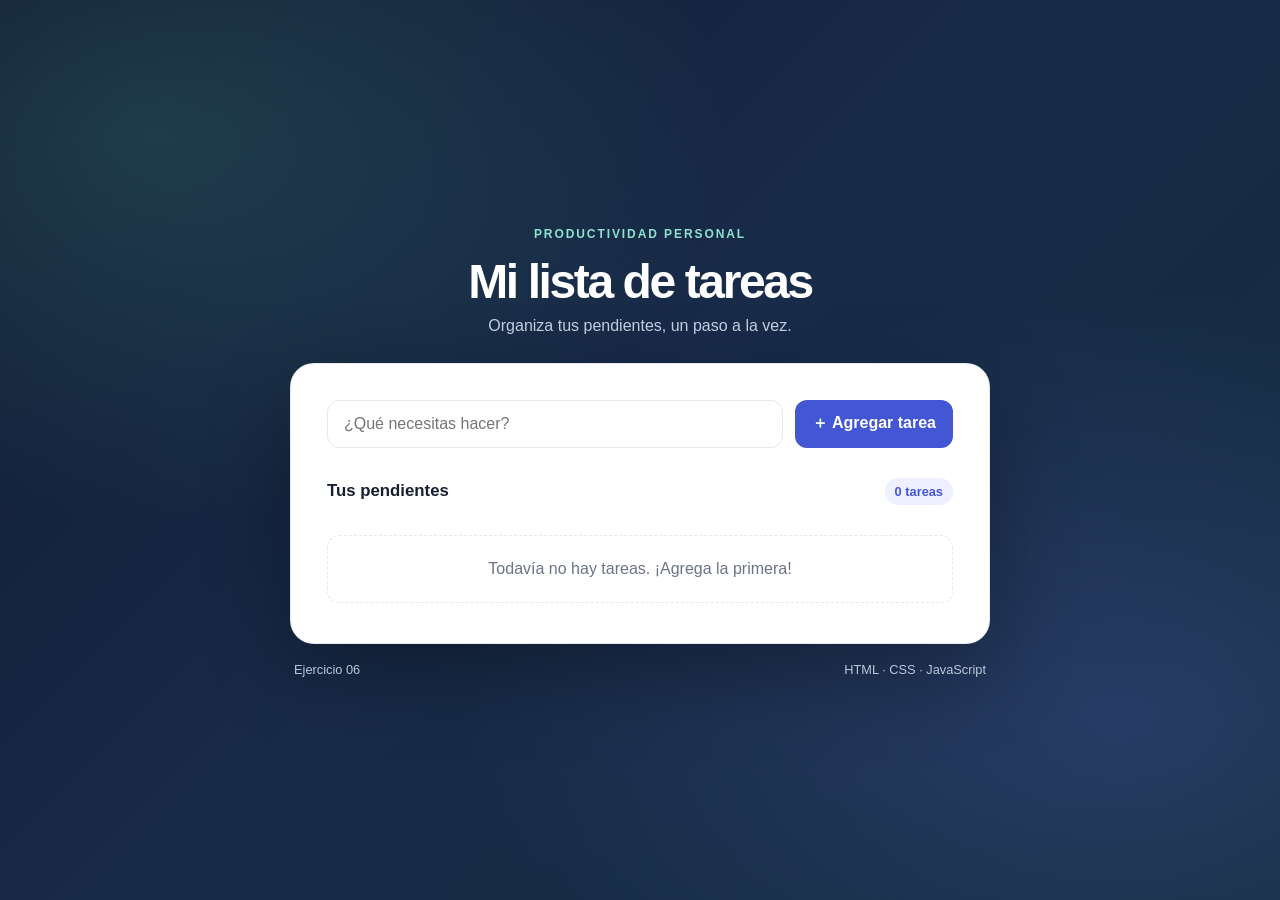
<file: ej06/ej06.html>
<!DOCTYPE html>
<html lang="es">
<head>
    <meta charset="UTF-8">
    <meta name="viewport" content="width=device-width, initial-scale=1.0">
    <meta name="description" content="Lista de tareas interactiva">
    <title>Lista de tareas | Programación Web</title>
    <link rel="stylesheet" href="ej06.css">
    <script src="ej06.js" defer></script>
</head>
<body>
    <main class="app">
        <header class="app__header">
            <span class="eyebrow">PRODUCTIVIDAD PERSONAL</span>
            <h1>Mi lista de tareas</h1>
            <p>Organiza tus pendientes, un paso a la vez.</p>
        </header>

        <section class="panel" aria-labelledby="form-title">
            <h2 id="form-title" class="visually-hidden">Agregar una tarea</h2>
            <form id="form-tarea" class="task-form">
                <label class="visually-hidden" for="entrada-tarea">Nueva tarea</label>
                <input id="entrada-tarea" name="tarea" type="text"
                       placeholder="¿Qué necesitas hacer?" maxlength="120"
                       autocomplete="off" required>
                <button class="button button--primary" type="submit">
                    <span aria-hidden="true">＋</span> Agregar tarea
                </button>
            </form>

            <div class="list-heading">
                <h2>Tus pendientes</h2>
                <span id="contador" class="counter">0 tareas</span>
            </div>

            <ul id="lista-tareas" class="task-list" aria-live="polite"></ul>
            <p id="mensaje-vacio" class="empty-state">
                Todavía no hay tareas. ¡Agrega la primera!
            </p>
        </section>

        <footer class="app__footer">
            <span>Ejercicio 06</span>
            <span>HTML · CSS · JavaScript</span>
        </footer>
    </main>
</body>
</html>
</file>
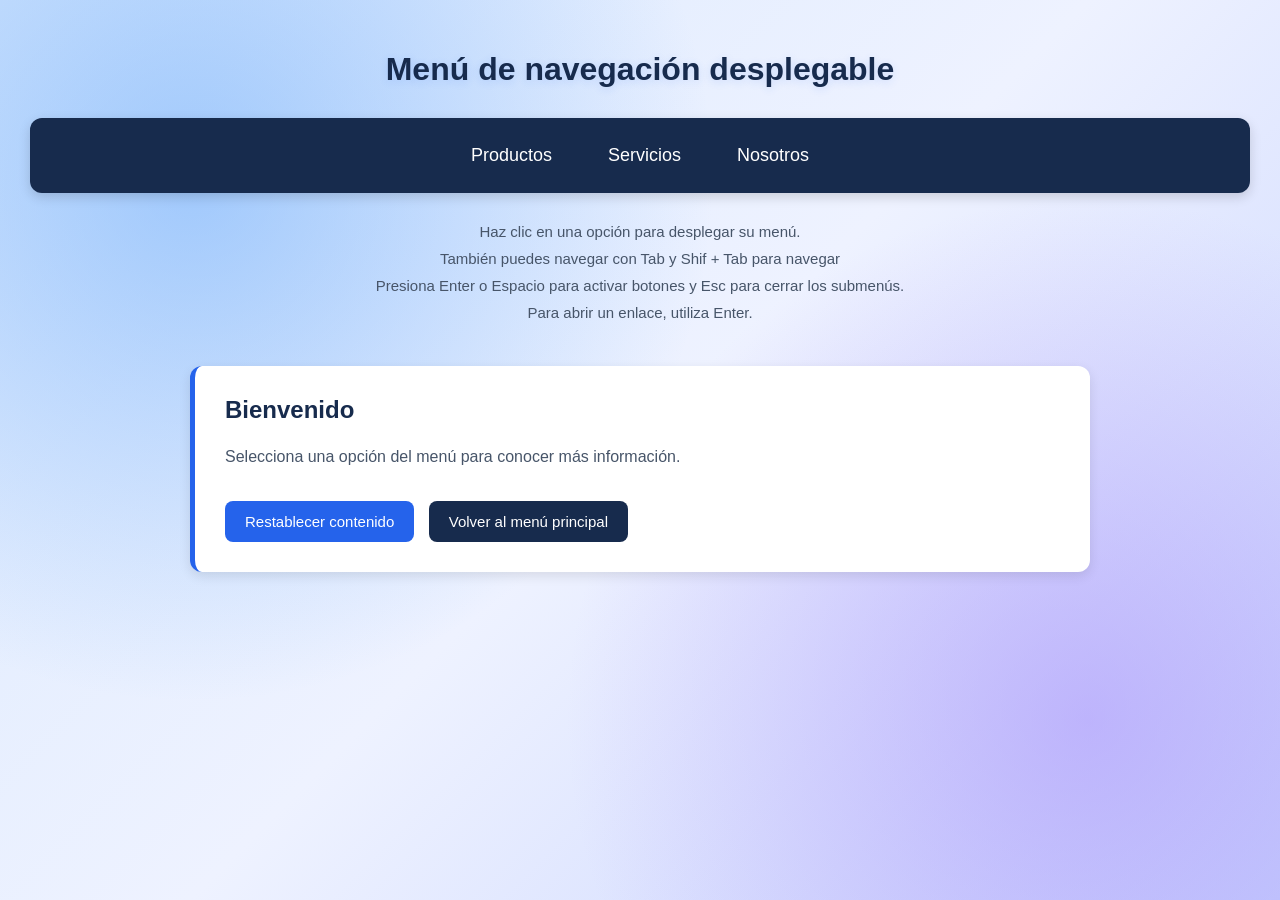
<file: ej07/ej07.html>
<!DOCTYPE html>
<html lang="es">
<head>
    <meta charset="UTF-8">
    <meta name="viewport" content="width=device-width, initial-scale=1.0">
    <title>Ejercicio 07 - Menú desplegable</title>
    <link rel="stylesheet" href="ej07.css">
    <script src="ej07.js" defer></script>
</head>
<body>
    <header>
        <h1>Menú de navegación desplegable</h1>

        <nav>
            <ul class="menu-principal">
                <li>
                    <button type="button" id="btn-productos" aria-expanded="false">Productos</button>
                    <ul id="submenu-productos" class="submenu">
                        <li><a href="#">Computadoras</a></li>
                        <li><a href="#">Teléfonos</a></li>
                        <li><a href="#">Accesorios</a></li>
                    </ul>
                </li>
                <li>
                    <button type="button" id="btn-servicios" aria-expanded="false">Servicios</button>

                    <ul id="submenu-servicios" class="submenu">
                        <li><a href="#">Reparaciones</a></li>
                        <li><a href="#">Mantenimiento</a></li>
                        <li><a href="#">Soporte Técnico</a></li>
                    </ul>
                </li>

                <li>
                    <button type="button" id="btn-nosotros" aria-expanded="false">Nosotros</button>

                    <ul id="submenu-nosotros" class="submenu">
                        <li><a href="#">Quiénes somos</a></li>
                        <li><a href="#">Misión</a></li>
                        <li><a href="#">Contacto</a></li>
                    </ul>
                </li>
                
            </ul>
        </nav>
        <p class="instrucciones-menu">
            Haz clic en una opción para desplegar su menú.
            <br>También puedes navegar con Tab y Shif + Tab para navegar
            <br>Presiona Enter o Espacio para activar botones y Esc para cerrar los submenús.
            <br>Para abrir un enlace, utiliza Enter.
        </p>
        
        <main>
            <section id="contenido" class="tarjeta-contenido" aria-live="polite" tabindex="-1">
                <h2 id="titulo-contenido">Bienvenido</h2>
                <p id="descripcion-contenido">
                    Selecciona una opción del menú para conocer más información.
                </p>
                <button type="button" id="btn-inicio">Restablecer contenido</button>
                <a href="../index.html" class="enlace-regreso">Volver al menú principal</a>
            </section>
        </main>
        </p>
    </header>
</body>
</html>
</file>
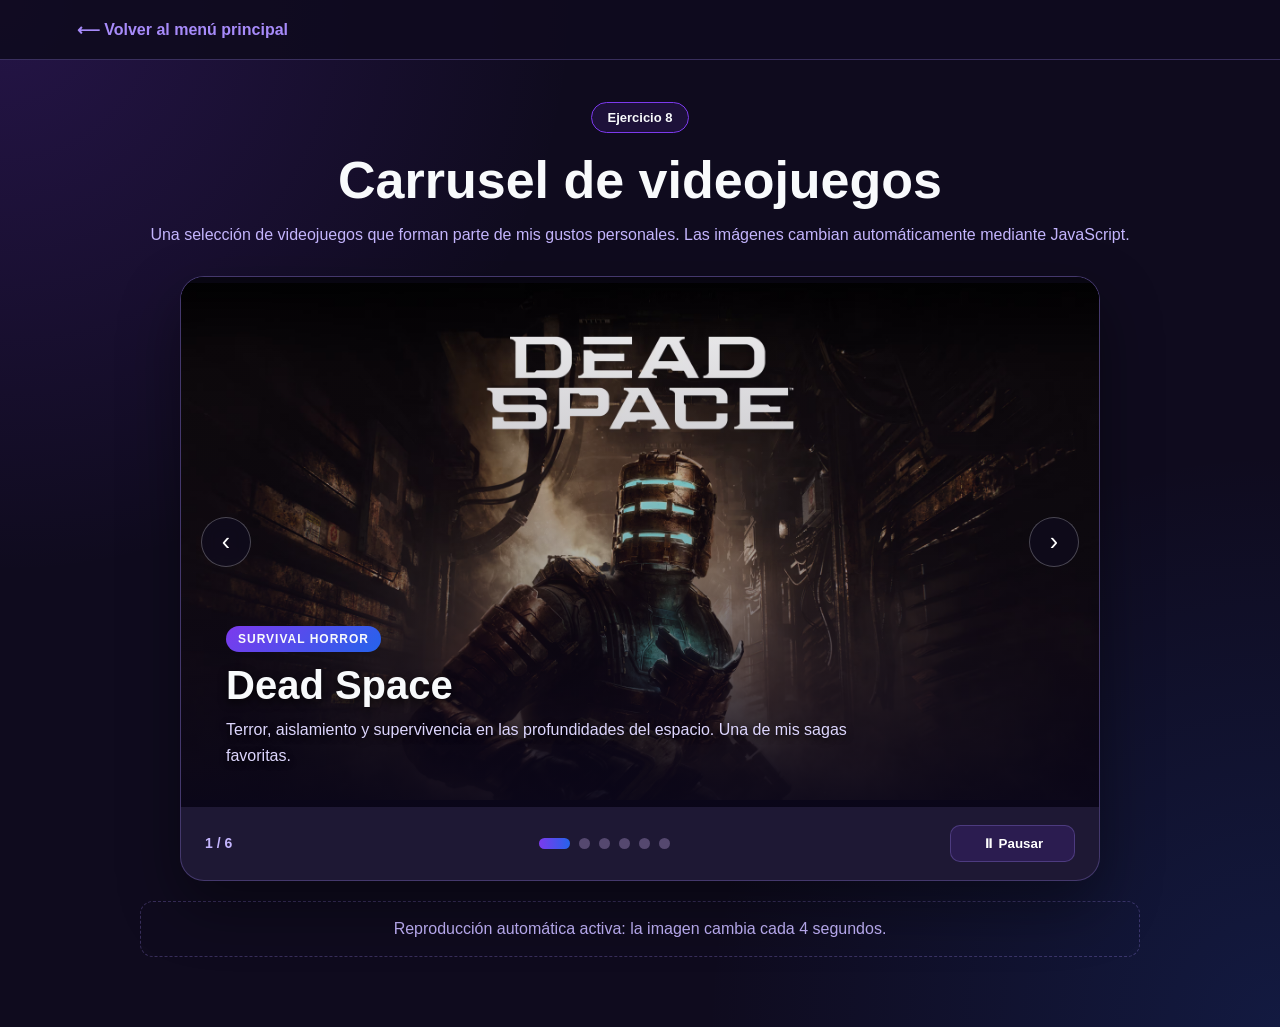
<file: ej08/ej08.html>
<!DOCTYPE html>
<html lang="es">
<head>
    <meta charset="UTF-8">
    <meta name="viewport" content="width=device-width, initial-scale=1.0">
    <title>Ejercicio 8 - Carrusel de videojuegos</title>

    <style>
        * {
            margin: 0;
            padding: 0;
            box-sizing: border-box;
        }

        :root {
            --fondo: #0f0b1e;
            --tarjeta: #1e1834;
            --morado: #7c3aed;
            --morado-claro: #a78bfa;
            --azul: #2563eb;
            --texto: #f8fafc;
            --texto-secundario: #c4b5fd;
            --borde: rgba(167, 139, 250, 0.28);
        }

        body {
            min-height: 100vh;
            background:
                radial-gradient(
                    circle at top left,
                    rgba(124, 58, 237, 0.2),
                    transparent 35%
                ),
                radial-gradient(
                    circle at bottom right,
                    rgba(37, 99, 235, 0.17),
                    transparent 35%
                ),
                var(--fondo);
            color: var(--texto);
            font-family: Arial, Helvetica, sans-serif;
        }

        .barra-superior {
            padding: 20px 6%;
            border-bottom: 1px solid var(--borde);
            background: rgba(15, 11, 30, 0.9);
        }

        .volver {
            color: var(--morado-claro);
            text-decoration: none;
            font-weight: bold;
        }

        .volver:hover {
            color: white;
        }

        .contenedor {
            width: min(1000px, 92%);
            margin: 0 auto;
            padding: 42px 0 70px;
        }

        .encabezado {
            margin-bottom: 28px;
            text-align: center;
        }

        .numero {
            display: inline-block;
            margin-bottom: 17px;
            padding: 7px 15px;
            border: 1px solid var(--morado);
            border-radius: 999px;
            background: rgba(124, 58, 237, 0.13);
            font-size: 13px;
            font-weight: bold;
        }

        h1 {
            margin-bottom: 12px;
            font-size: clamp(32px, 5vw, 52px);
        }

        .descripcion {
            color: var(--texto-secundario);
            line-height: 1.6;
        }

        /* CARRUSEL */

        .carrusel {
            position: relative;
            max-width: 920px;
            margin: 0 auto;
            overflow: hidden;
            border: 1px solid var(--borde);
            border-radius: 24px;
            background: var(--tarjeta);
            box-shadow: 0 25px 60px rgba(0, 0, 0, 0.4);
        }

        .visor {
            position: relative;
            height: 530px;
            overflow: hidden;
            background: #080611;
        }

        .diapositiva {
            position: absolute;
            inset: 0;
            visibility: hidden;
            opacity: 0;
            transform: scale(1.04);
            transition:
                opacity 0.75s ease,
                transform 1.2s ease,
                visibility 0.75s;
        }

        .diapositiva.activa {
            visibility: visible;
            opacity: 1;
            transform: scale(1);
        }

        .diapositiva img {
            width: 100%;
            height: 100%;
            display: block;
            object-fit: contain;
            background: #080611;
        }

        .diapositiva::after {
            content: "";
            position: absolute;
            inset: 0;
            background: linear-gradient(
                to top,
                rgba(10, 6, 25, 0.95) 0%,
                rgba(10, 6, 25, 0.28) 48%,
                rgba(10, 6, 25, 0.05) 100%
            );
        }

        .informacion {
            position: absolute;
            z-index: 2;
            left: 45px;
            right: 45px;
            bottom: 38px;
        }

        .etiqueta {
            display: inline-block;
            margin-bottom: 11px;
            padding: 6px 12px;
            border-radius: 999px;
            background: linear-gradient(
                135deg,
                var(--morado),
                var(--azul)
            );
            font-size: 12px;
            font-weight: bold;
            text-transform: uppercase;
            letter-spacing: 1px;
        }

        .informacion h2 {
            margin-bottom: 9px;
            font-size: clamp(25px, 4vw, 40px);
            text-shadow: 0 3px 10px rgba(0, 0, 0, 0.8);
        }

        .informacion p {
            max-width: 630px;
            color: #ddd6fe;
            line-height: 1.6;
            text-shadow: 0 2px 7px rgba(0, 0, 0, 0.9);
        }

        /* BOTONES LATERALES */

        .boton-lateral {
            position: absolute;
            z-index: 5;
            top: 50%;
            width: 50px;
            height: 50px;
            display: grid;
            place-items: center;
            transform: translateY(-50%);
            border: 1px solid rgba(255, 255, 255, 0.25);
            border-radius: 50%;
            background: rgba(15, 11, 30, 0.75);
            color: white;
            font-size: 25px;
            cursor: pointer;
            backdrop-filter: blur(8px);
            transition: 0.25s;
        }

        .boton-lateral:hover {
            background: var(--morado);
            transform: translateY(-50%) scale(1.08);
        }

        .boton-lateral:active {
            transform: translateY(-50%) scale(0.95);
        }

        .anterior {
            left: 20px;
        }

        .siguiente {
            right: 20px;
        }

        /* CONTROLES INFERIORES */

        .controles {
            display: flex;
            align-items: center;
            gap: 18px;
            padding: 18px 24px;
        }

        .contador {
            min-width: 54px;
            color: var(--texto-secundario);
            font-size: 14px;
            font-weight: bold;
        }

        .indicadores {
            display: flex;
            justify-content: center;
            align-items: center;
            gap: 9px;
            flex: 1;
        }

        .indicador {
            width: 11px;
            height: 11px;
            padding: 0;
            border: none;
            border-radius: 50%;
            background: #55486f;
            cursor: pointer;
            transition: 0.3s;
        }

        .indicador:hover {
            background: var(--morado-claro);
            transform: scale(1.15);
        }

        .indicador.activo {
            width: 31px;
            border-radius: 999px;
            background: linear-gradient(
                90deg,
                var(--morado),
                var(--azul)
            );
        }

        .pausa {
            min-width: 125px;
            padding: 10px 15px;
            border: 1px solid var(--borde);
            border-radius: 10px;
            background: rgba(124, 58, 237, 0.15);
            color: white;
            font-weight: bold;
            cursor: pointer;
            transition: 0.25s;
        }

        .pausa:hover {
            background: var(--morado);
        }

        .estado {
            margin-top: 20px;
            padding: 15px 20px;
            border: 1px dashed var(--borde);
            border-radius: 13px;
            color: var(--texto-secundario);
            text-align: center;
            line-height: 1.5;
        }

        @media (max-width: 700px) {
            .visor {
                height: 460px;
            }

            .informacion {
                left: 25px;
                right: 25px;
                bottom: 28px;
            }

            .informacion p {
                font-size: 14px;
            }

            .boton-lateral {
                top: 42%;
                width: 43px;
                height: 43px;
            }

            .anterior {
                left: 10px;
            }

            .siguiente {
                right: 10px;
            }

            .controles {
                flex-wrap: wrap;
                justify-content: center;
            }

            .indicadores {
                order: -1;
                width: 100%;
                flex-basis: 100%;
            }

            .contador,
            .pausa {
                min-width: 125px;
                text-align: center;
            }
        }

        @media (max-width: 450px) {
            .visor {
                height: 400px;
            }

            .informacion h2 {
                font-size: 25px;
            }

            .informacion p {
                display: none;
            }
        }
    </style>
</head>

<body>

    <div class="barra-superior">
        <a href="../index.html" class="volver">&longleftarrow; Volver al menú principal
        </a>
    </div>

    <main class="contenedor">

        <header class="encabezado">
            <span class="numero">Ejercicio 8</span>

            <h1>Carrusel de videojuegos</h1>

            <p class="descripcion">
                Una selección de videojuegos que forman parte de mis gustos
                personales. Las imágenes cambian automáticamente mediante
                JavaScript.
            </p>
        </header>

        <section class="carrusel" id="carrusel">

            <div class="visor">

                <!-- DIAPOSITIVA 1 -->

                <article class="diapositiva activa">
                    <img
                        src="imagenes/dead-space.png"
                        alt="Portada del videojuego Dead Space"
                        draggable="false"
                    >

                    <div class="informacion">
                        <span class="etiqueta">Survival horror</span>
                        <h2>Dead Space</h2>

                        <p>
                            Terror, aislamiento y supervivencia en las
                            profundidades del espacio. Una de mis sagas
                            favoritas.
                        </p>
                    </div>
                </article>

                <!-- DIAPOSITIVA 2 -->

                <article class="diapositiva">
                    <img
                        src="imagenes/kof-xiii.png"
                        alt="Portada de The King of Fighters XIII"
                        draggable="false"
                    >

                    <div class="informacion">
                        <span class="etiqueta">Lucha</span>
                        <h2>The King of Fighters XIII</h2>

                        <p>
                            Combates por equipos, técnica y un apartado
                            visual que convirtió esta entrega en una de
                            las más recordadas.
                        </p>
                    </div>
                </article>

                <!-- DIAPOSITIVA 3 -->

                <article class="diapositiva">
                    <img
                        src="imagenes/batman-arkham-city.png"
                        alt="Portada del videojuego Batman Arkham City"
                        draggable="false"
                    >

                    <div class="informacion">
                        <span class="etiqueta">Acción</span>
                        <h2>Batman: Arkham City</h2>

                        <p>
                            Una ciudad convertida en prisión y una noche
                            en la que Batman deberá enfrentarse a sus
                            mayores enemigos.
                        </p>
                    </div>
                </article>

                <!-- DIAPOSITIVA 4 -->

                <article class="diapositiva">
                    <img
                        src="imagenes/devil-may-cry-3.png"
                        alt="Portada del videojuego Devil May Cry 3"
                        draggable="false"
                    >

                    <div class="informacion">
                        <span class="etiqueta">Hack and slash</span>
                        <h2>Devil May Cry 3</h2>

                        <p>
                            Demonios, velocidad, música y combates
                            cargados de estilo. Dante entra al carrusel
                            sin pedir permiso.
                        </p>
                    </div>
                </article>

                <!-- DIAPOSITIVA 5 -->

                <article class="diapositiva">
                    <img
                        src="imagenes/plants-vs-zombies.png"
                        alt="Portada de Plants vs. Zombies Replanted"
                        draggable="false"
                    >

                    <div class="informacion">
                        <span class="etiqueta">Estrategia</span>
                        <h2>Plants vs. Zombies</h2>

                        <p>
                            Plantas con habilidades, zombis extravagantes
                            y una defensa de jardín que nunca pasa de moda.
                        </p>
                    </div>
                </article>

                <!-- DIAPOSITIVA 6 -->

                <article class="diapositiva">
                    <img
                        src="imagenes/silksong.png"
                        alt="Portada del videojuego Hollow Knight Silksong"
                        draggable="false"
                    >

                    <div class="informacion">
                        <span class="etiqueta">Metroidvania</span>
                        <h2>Hollow Knight: Silksong</h2>

                        <p>
                            Hornet protagoniza una aventura veloz y
                            desafiante en un reino completamente nuevo.
                        </p>
                    </div>
                </article>

                <!-- BOTONES LATERALES -->

                <button
                    class="boton-lateral anterior"
                    id="anterior"
                    type="button"
                    aria-label="Mostrar imagen anterior"
                >
                    ‹
                </button>

                <button
                    class="boton-lateral siguiente"
                    id="siguiente"
                    type="button"
                    aria-label="Mostrar imagen siguiente"
                >
                    ›
                </button>

            </div>

            <!-- CONTROLES INFERIORES -->

            <div class="controles">

                <span class="contador" id="contador">
                    1 / 6
                </span>

                <div
                    class="indicadores"
                    id="indicadores"
                    aria-label="Indicadores del carrusel"
                ></div>

                <button
                    class="pausa"
                    id="pausa"
                    type="button"
                >
                    ⏸ Pausar
                </button>

            </div>

        </section>

        <p class="estado" id="estado">
            Reproducción automática activa: la imagen cambia cada
            4 segundos.
        </p>

    </main>

    <script>
        const diapositivas = document.querySelectorAll(".diapositiva");
        const contenedorIndicadores =
            document.getElementById("indicadores");

        const botonAnterior =
            document.getElementById("anterior");

        const botonSiguiente =
            document.getElementById("siguiente");

        const botonPausa =
            document.getElementById("pausa");

        const contador =
            document.getElementById("contador");

        const estado =
            document.getElementById("estado");

        let indiceActual = 0;
        let intervalo;
        let estaPausado = false;

        /*
            CREA AUTOMÁTICAMENTE UN INDICADOR
            POR CADA IMAGEN DEL CARRUSEL
        */

        diapositivas.forEach(function (diapositiva, indice) {
            const indicador = document.createElement("button");

            indicador.classList.add("indicador");
            indicador.type = "button";

            indicador.setAttribute(
                "aria-label",
                "Mostrar imagen " + (indice + 1)
            );

            if (indice === 0) {
                indicador.classList.add("activo");
            }

            indicador.addEventListener("click", function () {
                mostrarDiapositiva(indice);
                reiniciarCarrusel();
            });

            contenedorIndicadores.appendChild(indicador);
        });

        const indicadores =
            document.querySelectorAll(".indicador");

        /*
            MUESTRA LA IMAGEN SELECCIONADA
        */

        function mostrarDiapositiva(indice) {
            if (indice >= diapositivas.length) {
                indiceActual = 0;
            } else if (indice < 0) {
                indiceActual = diapositivas.length - 1;
            } else {
                indiceActual = indice;
            }

            diapositivas.forEach(function (diapositiva) {
                diapositiva.classList.remove("activa");
            });

            indicadores.forEach(function (indicador) {
                indicador.classList.remove("activo");
            });

            diapositivas[indiceActual].classList.add("activa");
            indicadores[indiceActual].classList.add("activo");

            contador.textContent =
                (indiceActual + 1) +
                " / " +
                diapositivas.length;
        }

        /*
            CAMBIO DE IMÁGENES
        */

        function imagenSiguiente() {
            mostrarDiapositiva(indiceActual + 1);
        }

        function imagenAnterior() {
            mostrarDiapositiva(indiceActual - 1);
        }

        /*
            REPRODUCCIÓN AUTOMÁTICA
        */

        function iniciarCarrusel() {
            clearInterval(intervalo);

            if (!estaPausado) {
                intervalo = setInterval(
                    imagenSiguiente,
                    4000
                );
            }
        }

        function reiniciarCarrusel() {
            if (!estaPausado) {
                iniciarCarrusel();
            }
        }

        /*
            BOTONES LATERALES
        */

        botonSiguiente.addEventListener("click", function () {
            imagenSiguiente();
            reiniciarCarrusel();
        });

        botonAnterior.addEventListener("click", function () {
            imagenAnterior();
            reiniciarCarrusel();
        });

        /*
            BOTÓN PAUSAR Y REANUDAR
        */

        botonPausa.addEventListener("click", function () {
            estaPausado = !estaPausado;

            if (estaPausado) {
                clearInterval(intervalo);

                botonPausa.textContent =
                    "▶ Reanudar";

                estado.textContent =
                    "Carrusel pausado. Presiona Reanudar para continuar.";
            } else {
                botonPausa.textContent =
                    "⏸ Pausar";

                estado.textContent =
                    "Reproducción automática activa: la imagen cambia cada 4 segundos.";

                iniciarCarrusel();
            }
        });

        /*
            CONTROL CON LAS FLECHAS DEL TECLADO
        */

        document.addEventListener("keydown", function (evento) {
            if (evento.key === "ArrowRight") {
                imagenSiguiente();
                reiniciarCarrusel();
            }

            if (evento.key === "ArrowLeft") {
                imagenAnterior();
                reiniciarCarrusel();
            }

            if (evento.key === " ") {
                evento.preventDefault();
                botonPausa.click();
            }
        });

        /*
            DETIENE EL CARRUSEL SI SE CAMBIA
            A OTRA PESTAÑA DEL NAVEGADOR
        */

        document.addEventListener(
            "visibilitychange",
            function () {
                if (document.hidden) {
                    clearInterval(intervalo);
                } else {
                    reiniciarCarrusel();
                }
            }
        );

        /*
            INICIO DEL CARRUSEL
        */

        mostrarDiapositiva(0);
        iniciarCarrusel();
    </script>

</body>
</html>
</file>
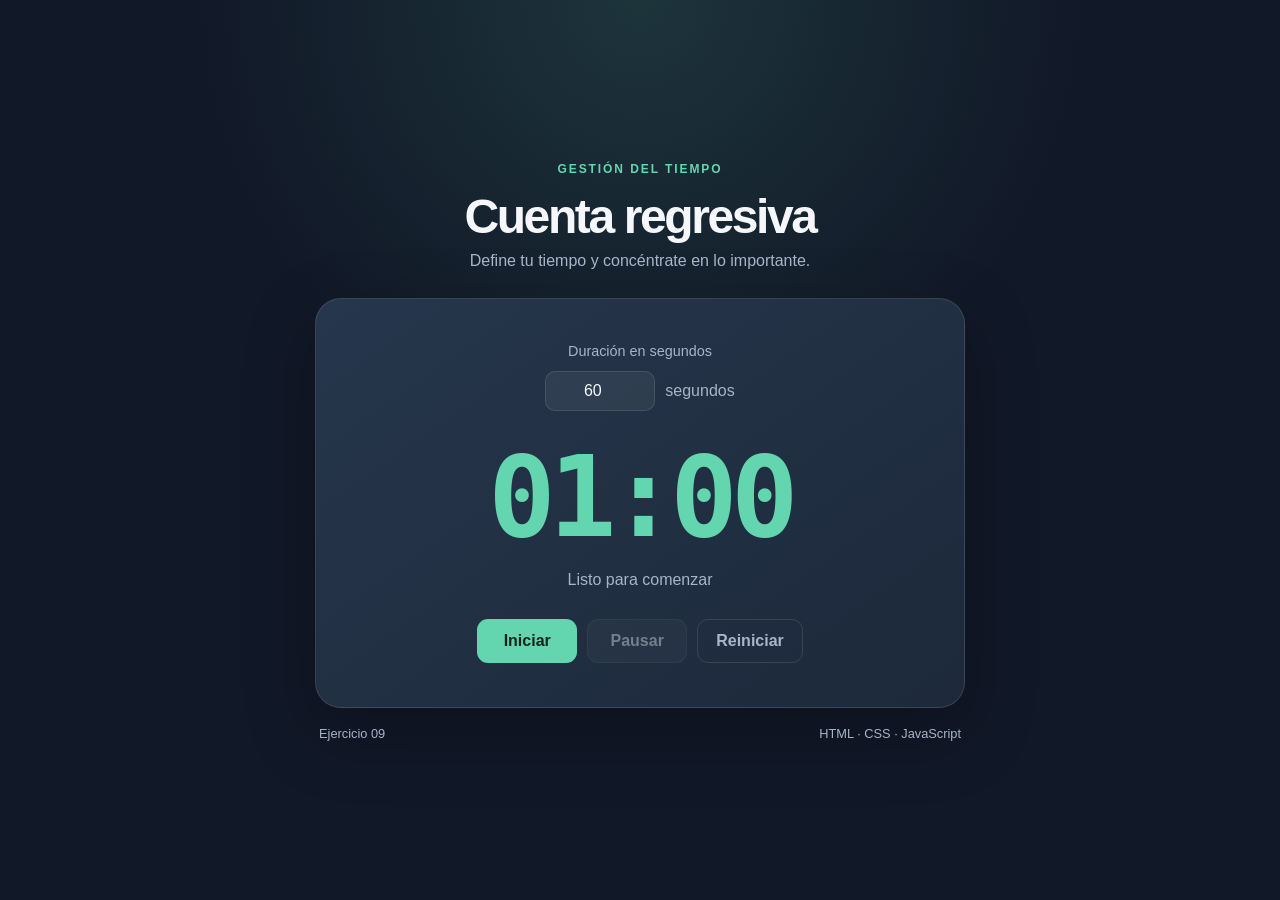
<file: ej09/ej09.html>
<!DOCTYPE html>
<html lang="es">
<head>
    <meta charset="UTF-8">
    <meta name="viewport" content="width=device-width, initial-scale=1.0">
    <meta name="description" content="Temporizador de cuenta regresiva">
    <title>Temporizador | Programación Web</title>
    <link rel="stylesheet" href="ej09.css">
    <script src="ej09.js" defer></script>
</head>
<body>
    <main class="timer-app">
        <header class="timer-header">
            <span class="eyebrow">GESTIÓN DEL TIEMPO</span>
            <h1>Cuenta regresiva</h1>
            <p>Define tu tiempo y concéntrate en lo importante.</p>
        </header>

        <section class="timer-card" aria-labelledby="timer-title">
            <h2 id="timer-title" class="visually-hidden">Temporizador</h2>

            <label for="duracion">Duración en segundos</label>
            <div class="duration-control">
                <input id="duracion" type="number" min="1" max="86400" value="60">
                <span>segundos</span>
            </div>

            <div id="reloj" class="clock" role="timer" aria-live="off">01:00</div>
            <p id="estado" class="status" aria-live="polite">Listo para comenzar</p>

            <div class="timer-actions">
                <button id="boton-iniciar" class="button button--primary" type="button">Iniciar</button>
                <button id="boton-pausa" class="button button--secondary" type="button" disabled>Pausar</button>
                <button id="boton-reiniciar" class="button button--ghost" type="button">Reiniciar</button>
            </div>
        </section>

        <footer class="timer-footer">
            <span>Ejercicio 09</span>
            <span>HTML · CSS · JavaScript</span>
        </footer>
    </main>
</body>
</html>
</file>
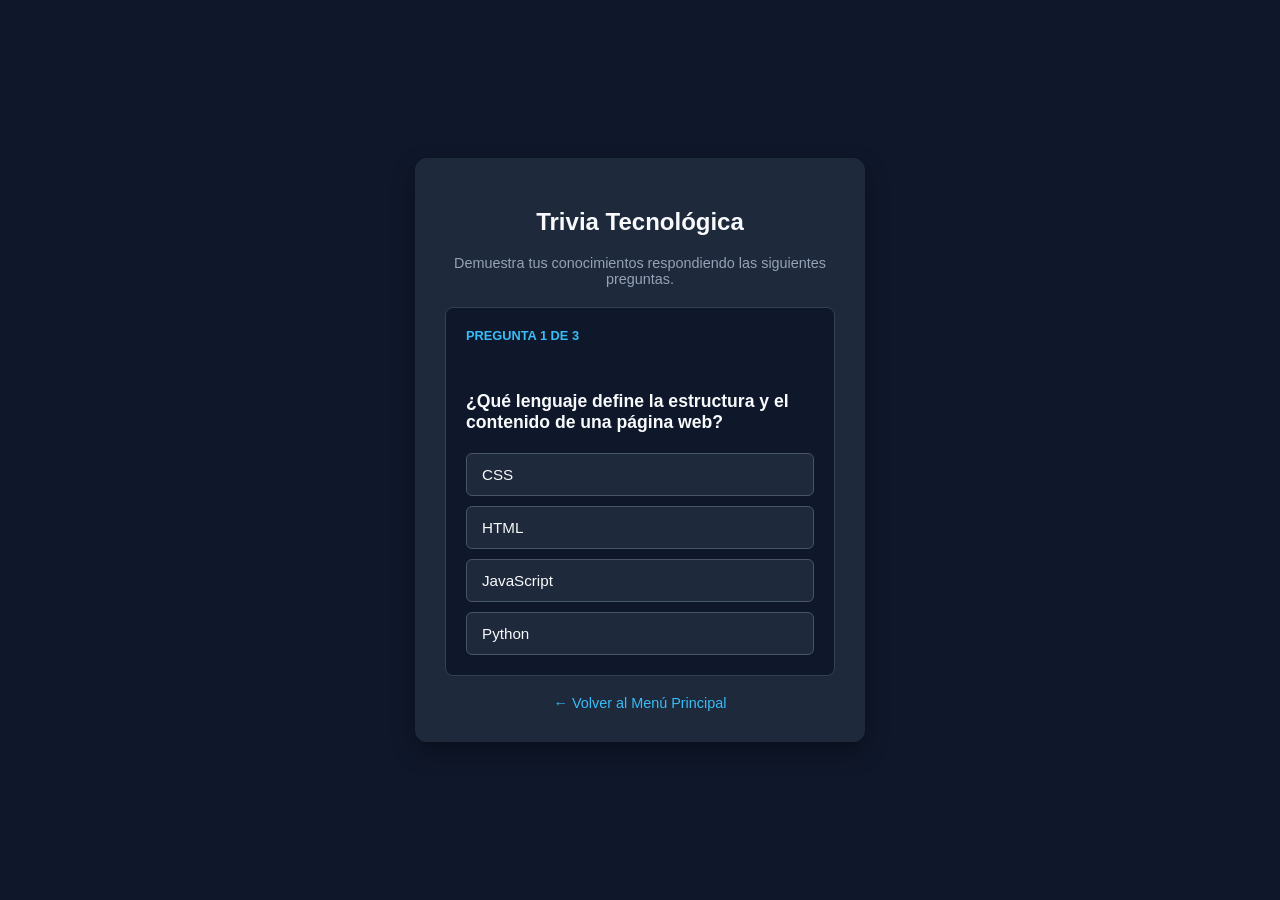
<file: ej10/ej10.html>
<!DOCTYPE html>
<html lang="es">
<head>
    <meta charset="UTF-8">
    <meta name="viewport" content="width=device-width, initial-scale=1.0">
    <title>Ejercicio 10 - Juego de Preguntas y Respuestas</title>
    <link rel="stylesheet" href="css/ej10.css">
</head>
<body>

    <div class="ejercicio-container">
        <h2>Trivia Tecnológica</h2>
        <p class="descripcion">Demuestra tus conocimientos respondiendo las siguientes preguntas.</p>

        <div id="cajaQuiz" class="quiz-box">
            <div id="indicadorPregunta" class="indicador">Pregunta 1 de 3</div>
            <div class="progreso">
                <div id="barraProgreso" class="progreso-barra"></div>
            </div>
            <h3 id="preguntaTexto" class="pregunta">Cargando pregunta...</h3>
            <div id="opcionesContainer" class="opciones-grid"></div>
        </div>

        <br>
        <a href="../index.html" class="btn-volver">&larr; Volver al Menú Principal</a>
    </div>

    <!-- Script de JavaScript específico para el ejercicio 10 -->
    <script src="js/ej10.js"></script>
</body>
</html>
</file>
<file: estilos.css>
body {
    margin: 0;
    font-family: Arial, Helvetica, sans-serif;

}

.encabezado {
    display: flex;
    justify-content: space-between;
    align-items: center;
    background-color: #ffffff;
    border-bottom: 2px solid #111111;
}

.marca {
    background-color: #111111;
    color: #ffffff;
    font-weight: bold;
    text-decoration: none;
    padding: 20px;
}

.navegacion {
    display: flex;
}

.navegacion a {
    color: #111111;
    text-decoration: none;
    font-weight: bold;
    padding: 20px;
    border-left: 1px solid #111111;
    transition: background-color 0.3s ease, color 0.3s ease;
}

.navegacion a:hover {
    background-color: #f0442e;
    color: #ffffff;
}

.portada {
    padding: 60px 5%;
    border-bottom: 2px solid #111111;
}

.portada h1 {
    font-size: clamp(48px, 8vw, 120px);
    font-weight: 900;
    line-height: 1;
    margin: 0;
}

.texto-contorno {
    color: transparent;
    -webkit-text-stroke: 2px #111111;
}

.portada-etiqueta {
    color: #f04422;
    font-size: 14px;
    font-weight: bold;
    letter-spacing: 3px;
    margin-bottom: 30px;
}

.portada-descripcion {
    font-size: 20px;
    line-height: 1.5;
    max-width: 400px;
    margin-top: 40px;
}

.boton-principal {
    display: inline-block;
    background-color: #f0442e;
    color: #ffffff;
    padding: 16px 24px;
    text-decoration: none;
    font-weight: bold;
}

.seccion-ejercicios {
    padding: 60px 5%;
    background-color: #f5f5f5;
}

.etiqueta-seccion {
    color: #f0442e;
    font-size: 14px;
    font-weight: bold;
    letter-spacing: 3px;
}

.seccion-ejercicios h2 {
    font-size: clamp(36px, 6vw, 80px);
    font-weight: 900;
    margin: 20px 0;
}

.ejercicio {
    display: grid;
    grid-template-columns: 80px 1fr 40px;
    align-items: center;
    padding: 20px 0;
    border-top: 1px solid #111111;
    color: #111111;
    text-decoration: none;
    transition: background-color 0.3s ease, padding 0.3s ease;
}

.ejercicio:hover {
    background-color: #f0442e;
    padding-left: 20px;
    padding-right: 20px;
}

.ejercicio span {
    font-weight: bold;
    font-size: 20px;
}

.ejercicio h3 {
    text-align: center;
    transition: transform 0.3s ease;
}

.ejercicio:hover h3 {
    transform: translateX(8px);
}

.seccion-acerca {
    background-color: #111111;
    color: #ffffff;
    padding: 60px 5%;
}

.etiqueta-acerca {
    color: #f0442e;
    font-size: 14px;
    font-weight: bold;
    letter-spacing: 3px;
}

.seccion-acerca h2 {
    font-size: clamp(36px, 6vw, 80px);
    font-weight: 900;
    line-height: 1.1;
}

.descripcion-acerca {
    font-size: 20px;
    line-height: 1.5;
    max-width: 600px;
}

.acerca-contenido {
    display: grid;
    grid-template-columns: 1fr 1fr;
    align-items: center;
    gap: 40px;
}

.imagen-acerca {
    width: 100%;
    height: 350px;
    object-fit: cover;
}

#integrantes {
    padding: 80px 5%;
    background-color: #f5f5f5;
    color: #111111;
    text-align: center;
}

#integrantes h2 {
    font-size: clamp(36px, 5vw, 64px);
    font-weight: 900;
    margin: 15px 0;
}

.integrantes-descripcion {
    font-size: 18px;
    color: #555555;
    margin-bottom: 45px;
}

.integrantes-grid {
    display: grid;
    grid-template-columns: repeat(3, 1fr);
    gap: 20px;
}

.integrantes-card {
    background-color: #ffffff;
    border: 1px solid #dddddd;
    border-radius: 12px;
    text-align: left;
    padding: 30px;
    transition: transform 0.3s ease, border-color 0.3s ease;
}

.integrantes-card:hover {
    transform: translateY(-5px);
    border-color: #f0442e;
}

.integrantes-iniciales {
    display: flex;
    align-items: center;
    justify-content: center;

    width: 56px;
    height: 56px;
    border-radius: 50%;

    background-color: #111111;
    color: white;
    font-size: 18px;
    font-weight: bolder;
}

.universidad {
    color: #aaaaaa;
    font-size: 16px;
    font-weight: 500;
    margin-top: 70px;
    margin-bottom: 0;
    text-align: center;
}

@media (max-width: 768px) {
    .acerca-contenido {
        grid-template-columns: 1fr;
        gap: 20px;
    }

    .imagen-acerca {
        width: 100%;
        height: auto;
    }

    .seccion-acerca h2 {
        font-size: clamp(28px, 7vw, 48px);
    }

    .integrantes-grid {
        grid-template-columns: 1fr;
    }

    #integrantes {
        padding: 50px 5%;
    }

    .integrantes-card {
        padding: 25px;
    }

    .encabezado {
        flex-direction: column;
    }

    .marca {
        width: 100%;
        box-sizing: border-box;
        text-align: center;
    }

    .navegacion {
        width: 100%;
        flex-wrap: wrap;
    }

    .navegacion a {
        box-sizing: border-box;
        width: 50%;
        text-align: center;
        padding: 15px 5px;
        font-size: 12px;
    }
}
</file>
<file: ej01/ej01.css>
body {
    margin: 0;
    font-family: Arial, Helvetica, sans-serif;
    color: #111111;
    min-height: 100vh;

    background:
        radial-gradient(
            ellipse at 85% 10%,
            rgba(96, 165, 250, 0.28),
            transparent 45%
        ),
        radial-gradient(
            ellipse at 10% 85%,
            rgba(148, 163, 184, 0.35),
            transparent 50%
        ),
        radial-gradient(
            ellipse at 50% 50%,
            rgba(255, 255, 255, 0.65),
            transparent 60%
        ),
        linear-gradient(
            135deg,
            #f8fafc 0%,
            #e2e8f0 45%,
            #cbd5e1 100%
        );
}

h1 {
    font-size: 48px;
    font-weight: 900;
    margin: 40px 5%;
}

.laboratorio {
    background-color: rgba(255, 255, 255, 0.95);
    border: 1px solid #cbd5e1;
    border-radius: 16px;
    padding: 40px;
    margin: 40px 5%;

    box-shadow:
    0 20px 50px rgba(15, 23, 42, 0.12),
    0 5px 15px rgba(15, 23, 42, 0.05);
}

.controles {
    display: grid;
    grid-template-columns: repeat(4, 1fr);
    gap: 15px;
    margin-top: 30px;
}

.controles button {
    background-color: #111111;
    color: #ffffff;
    border: none;
    padding: 15px 25px;
    font-size: 14px;
    font-weight: bold;
    cursor: pointer;
    transition: background-color 0.3s ease, color 0.3s ease;
}

.controles button:hover {
    background-color: #f0442e;
}

.volver-inicio {
    display: inline-block;
    margin: 30px 5% 0;
    padding: 12px 20px;

    background-color: rgba(255, 255, 255, 0.65);
    border: 1px solid #cbd5e1;
    border-radius: 10px;

    color: #334155;
    text-decoration: none;
    font-size: 14px;
    font-weight: bold;

    transition:
    background-color 0.3s ease,
    color 0.3s ease,
    transform 0.3s ease,
    box-shadow 0.3s ease;
}

.volver-inicio:hover {
    background-color: #ffffff;
    color: #f0442e;
    transform: translateX(-5px);
    box-shadow: 0 5px 15px rgba(15, 23, 42, 0.10);
}

#texto-prueba {
    font-size: 16px;
    text-align: center;
    padding: 60px 20px;
    border-top: 1px solid #dddddd;
    border-bottom: 1px solid #dddddd;
    transition: color 0.4s ease, font-size 0.4s ease;
}

#btn-restablecer {
    background-color: #f0442e;
}

#btn-restablecer:hover {
    background-color: #b82e1e;
}

#btn-deshacer {
    background-color: #ffffff;
    color: #111111;
    border: 2px solid #111111;
}


#btn-deshacer:hover {
    background-color: #111111;
    color: #ffffff;
}

@media (max-width: 768px) {
    .controles {
        grid-template-columns: repeat(2, 1fr);
    }
    .laboratorio {
        padding: 20px;
        margin: 20px 5%;
    }
}
</file>
<file: ej02/ej02.css>
/* =====================================
   WEB/INTL - EJERCICIO 02
   Calculadora simple
===================================== */

:root {
    --accent: #f0442e;
    --accent-dark: #d83220;
    --black: #111111;
    --text-muted: #777777;
    --background: #f6f6f4;
    --white: #ffffff;
    --border: #e8e8e5;
    --shadow: 0 20px 55px rgba(17, 17, 17, 0.08);
}

* {
    box-sizing: border-box;
    margin: 0;
    padding: 0;
}

body {
    min-height: 100vh;
    background:
        radial-gradient(circle at 85% 15%,
            rgba(240, 68, 46, 0.055), transparent 28%),
        var(--background);
    color: var(--black);
    font-family: Arial, Helvetica, sans-serif;
    -webkit-font-smoothing: antialiased;
}

.site-header {
    min-height: 76px;
    padding: 20px 7%;
    display: flex;
    align-items: center;
    justify-content: space-between;
    gap: 20px;
    border-bottom: 1px solid var(--border);
    background: rgba(255, 255, 255, 0.85);
}

.brand {
    color: var(--black);
    font-size: 21px;
    font-weight: 900;
    letter-spacing: -1px;
    text-decoration: none;
}

.brand span {
    color: var(--accent);
}

.header-label,
.eyebrow,
.calculator-top,
.display-container label,
.calculator-note,
.page-footer {
    font-size: 10px;
    font-weight: 700;
    letter-spacing: 1.6px;
}

.header-label {
    color: var(--text-muted);
}

.page-container {
    width: min(100% - 40px, 1050px);
    margin: 0 auto;
    padding: 65px 0 30px;
}

.intro {
    max-width: 650px;
    margin: 0 auto 38px;
    text-align: center;
}

.eyebrow {
    margin-bottom: 17px;
    color: var(--accent);
}

.intro h1 {
    font-size: clamp(35px, 6vw, 58px);
    line-height: 1.08;
    letter-spacing: -2.5px;
    font-weight: 800;
}

.intro h1 span {
    color: var(--accent);
}

.description {
    max-width: 480px;
    margin: 17px auto 0;
    color: var(--text-muted);
    font-size: 15px;
    line-height: 1.7;
}

.calculator {
    width: min(100%, 370px);
    margin: 0 auto;
    padding: 22px;
    border: 1px solid rgba(17, 17, 17, 0.07);
    border-radius: 20px;
    background: var(--white);
    box-shadow: var(--shadow);
}

.calculator-top {
    display: flex;
    align-items: center;
    gap: 9px;
    color: var(--text-muted);
    font-size: 9px;
}

.status-dot {
    width: 7px;
    height: 7px;
    flex-shrink: 0;
    border-radius: 50%;
    background: var(--accent);
    box-shadow: 0 0 0 4px rgba(240, 68, 46, 0.10);
}

.version {
    margin-left: auto;
}

.display-container {
    margin: 22px 0 18px;
    padding: 17px 15px 12px;
    border: 1px solid var(--border);
    border-radius: 12px;
    background: #fafaf9;
}

.display-container label {
    display: block;
    margin-bottom: 12px;
    color: var(--text-muted);
    font-size: 9px;
}

#display {
    display: block;
    width: 100%;
    min-width: 0;
    border: none;
    outline: none;
    background: transparent;
    color: var(--black);
    font-family: inherit;
    font-size: clamp(30px, 8vw, 40px);
    font-weight: 700;
    text-align: right;
    font-variant-numeric: tabular-nums;
}

.display-status {
    min-height: 17px;
    margin-top: 8px;
    color: var(--text-muted);
    font-size: 11px;
    text-align: right;
}

.display-status.error {
    color: var(--accent-dark);
}

.buttons {
    display: grid;
    grid-template-columns: repeat(4, minmax(0, 1fr));
    gap: 9px;
}

.key {
    min-width: 0;
    min-height: 57px;
    border: 1px solid #eeeeec;
    border-radius: 11px;
    background: #f7f7f5;
    color: var(--black);
    font-family: inherit;
    font-size: 19px;
    font-weight: 600;
    cursor: pointer;
    transition:
        background 0.2s ease,
        color 0.2s ease,
        border-color 0.2s ease,
        box-shadow 0.2s ease,
        transform 0.15s ease;
}

.key:hover {
    transform: translateY(-2px);
    border-color: #f5b3a9;
    background: #fff0ed;
}

.key:active {
    transform: scale(0.96);
}

.key:focus-visible,
.back-link:focus-visible {
    outline: 3px solid var(--accent);
    outline-offset: 4px;
}

.key-function {
    background: #eeeeeb;
    font-size: 14px;
}

.key-clear {
    border-color: var(--accent);
    background: var(--accent);
    color: var(--white);
    font-size: 14px;
}

.key-clear:hover,
.key-operator:hover,
.key-equals:hover {
    border-color: var(--accent-dark);
    background: var(--accent-dark);
    color: var(--white);
}

.key-operator {
    background: #fff0ed;
    color: var(--accent);
    font-size: 24px;
}

.key-equals {
    grid-column: 4;
    grid-row: span 2;
    background: var(--accent);
    color: var(--white);
    font-size: 27px;
}

.key-zero {
    grid-column: span 2;
}

.calculator-note {
    margin-top: 19px;
    color: #999999;
    font-size: 8px;
    letter-spacing: 1px;
    text-align: center;
    line-height: 1.7;
}

.back-link {
    display: flex;
    width: fit-content;
    align-items: center;
    gap: 9px;
    margin: 32px auto 0;
    color: var(--black);
    font-size: 13px;
    font-weight: 700;
    text-decoration: none;
    transition:
        color 0.3s ease,
        transform 0.3s ease,
        text-shadow 0.3s ease;
}

.back-link span {
    color: var(--accent);
    font-size: 19px;
    transition: transform 0.3s ease;
}

.back-link:hover {
    color: var(--accent);
    transform: translateX(-5px);
    text-shadow: 0 3px 14px rgba(240, 68, 46, 0.12);
}

.back-link:hover span {
    transform: translateX(-3px);
}

.page-footer {
    display: flex;
    justify-content: space-between;
    gap: 15px;
    margin-top: 58px;
    padding-top: 18px;
    border-top: 1px solid var(--border);
    color: #999999;
    font-size: 9px;
    letter-spacing: 1px;
}

/* Adaptación para teléfonos */
@media (max-width: 480px) {
    .site-header {
        min-height: 64px;
        padding: 17px 20px;
    }

    .header-label {
        font-size: 8px;
        letter-spacing: 1px;
    }

    .page-container {
        width: min(100% - 28px, 370px);
        padding-top: 42px;
    }

    .intro {
        margin-bottom: 28px;
    }

    .intro h1 {
        letter-spacing: -1.5px;
    }

    .description {
        font-size: 14px;
    }

    .calculator {
        padding: 17px;
        border-radius: 16px;
    }

    .key {
        min-height: 53px;
    }

    .page-footer {
        flex-direction: column;
        align-items: center;
        text-align: center;
        margin-top: 42px;
    }
}

/* Respeta la preferencia de reducir movimiento */
@media (prefers-reduced-motion: reduce) {
    *,
    *::before,
    *::after {
        scroll-behavior: auto !important;
        transition-duration: 0.01ms !important;
        animation-duration: 0.01ms !important;
    }
}
</file>
<file: ej04/css/ej04.css>
body {
    background-color: #0f172a;
    color: #f8fafc;
    font-family: Arial, Helvetica, sans-serif;
    display: flex;
    justify-content: center;
    align-items: center;
    min-height: 100vh;
    margin: 0;
    padding: 20px;
    box-sizing: border-box;
}

.ejercicio-container {
    text-align: center;
    background: #1e293b;
    padding: 30px;
    border-radius: 12px;
    box-shadow: 0 10px 25px rgba(0, 0, 0, 0.3);
    width: 100%;
    max-width: 700px;
    box-sizing: border-box;
}

.descripcion {
    font-size: 0.9rem;
    color: #94a3b8;
    margin-bottom: 25px;
}

/* Esfera del Reloj */
.reloj-analogo {
    width: 260px;
    height: 260px;
    border: 6px solid #38bdf8;
    border-radius: 50%;
    position: relative;
    margin: 0 auto 20px auto;

    background: radial-gradient(
        circle,
        #1e293b 0%,
        #0f172a 75%
    );

    box-shadow:
        0 0 20px rgba(56, 189, 248, 0.25)
        inset 0 0 25 px rgba(0, 0, 0, 0.5);
}

.reloj-analogo::before {
    content: "";
    position: absolute;
    inset: 10px;
    border-radius: 50%;

    background: repeating-conic-gradient(
        from -1deg,
        #94a3b8 0deg 2deg,
        transparent 2deg 30deg
    );

    mask: radial-gradient(
        circle closest-side,
        transparent 82%,
        black 83%
    );

    pointer-events: none;
}

/* Manecillas */
.manecilla {
    position: absolute;
    bottom: 50%;
    left: 50%;
    transform-origin: bottom; /* Clave para que rote desde su base central */
    border-radius: 4px;
}

.hora {
    width: 6px;
    height: 55px;
    background-color: #f8fafc;
    margin-left: -3px;
    z-index: 3;
}

.minuto {
    width: 4px;
    height: 75px;
    background-color: #38bdf8;
    margin-left: -2px;
    z-index: 2;
}

.segundo {
    width: 2px;
    height: 85px;
    background-color: #f43f5e;
    margin-left: -1px;
    z-index: 1;
}

/* Pivote central del reloj */
.centro-reloj {
    width: 12px;
    height: 12px;
    background-color: #f43f5e;
    border-radius: 50%;
    position: absolute;
    top: 50%;
    left: 50%;
    transform: translate(-50%, -50%);
    z-index: 4;
}

/* Visualización digital complementaria */
.reloj-digital {
    display: inline-block;
    font-family: Arial, Helvetica, sans-serif;
    font-size: 1.5rem;
    font-weight: bold;
    letter-spacing: 3px;
    color: #38bdf8;

    background-color: #0f172a;
    padding: 12px 24px;
    border: 1px solid rgba(56, 189, 248, 0.25);
    border-radius: 8px;
    
    margin-bottom: 25px;
}

.btn-volver {
    display: inline-block;
    color: #38bdf8;
    text-decoration: none;
    font-size: 0.9rem;
    transition: color 0.2s, transform 0.3s ease;
}

.btn-volver:hover {
    color: #ffffff;
    text-decoration: underline;
    transform: translateX(-5px);
}

@media (max-width: 480px) {
    .ejercicio-container {
        padding: 20px;
    }

    .reloj-analogo {
        width: 200px;
        height: 200px;
    }

    .descripcion {
        font-size: 0.85rem;
    }

    .reloj-digital {
        font-size: 1.1rem;
    }
}
</file>
<file: ej05/ej05.css>
* {
    box-sizing: border-box;
    margin: 0;
    padding: 0;
}

body {
    font-family: 'Segoe UI', Tahoma, Geneva, Verdana, sans-serif;
    min-height: 100vh;
    display: flex;
    flex-direction: column;
    align-items: center;
    justify-content: center;
    padding: 20px;
    background: linear-gradient(135deg, #1e1b4b 0%, #312e81 50%, #0f172a 100%);
    color: #f8fafc;
}

header {
    text-align: center;
    margin-bottom: 20px;
}

header h1 {
    font-size: 2rem;
    color: #818cf8;
    margin-bottom: 6px;
}

.instrucciones {
    color: #cbd5e1;
    font-size: 0.95rem;
}

main {
    width: 100%;
    display: flex;
    justify-content: center;
}

.tarjeta-contenido {
    background: rgba(255, 255, 255, 0.07);
    backdrop-filter: blur(12px);
    border: 1px solid rgba(255, 255, 255, 0.15);
    border-radius: 16px;
    padding: 35px 45px;
    max-width: 620px;
    width: 100%;
    box-shadow: 0 15px 35px rgba(0, 0, 0, 0.45);
}

h2 {
    text-align: center;
    margin-bottom: 24px;
    font-size: 1.5rem;
    color: #f1f5f9;
}

.grupo-campo {
    margin-bottom: 18px;
}

label {
    display: block;
    margin-bottom: 6px;
    font-size: 0.95rem;
    font-weight: 600;
    color: #e2e8f0;
}

input {
    width: 100%;
    padding: 12px 16px;
    border-radius: 8px;
    border: 1px solid rgba(255, 255, 255, 0.25);
    background-color: rgba(15, 23, 42, 0.6);
    color: #ffffff;
    font-size: 1rem;
    transition: border-color 0.3s ease, box-shadow 0.3s ease;
}

input:focus {
    outline: none;
    border-color: #818cf8;
    box-shadow: 0 0 0 3px rgba(129, 140, 248, 0.25);
}

input.campo-invalido {
    border-color: #f87171;
    background-color: rgba(127, 29, 29, 0.25);
}

input.campo-valido {
    border-color: #34d399;
}

.error-texto {
    display: block;
    color: #fca5a5;
    font-size: 0.85rem;
    margin-top: 5px;
    min-height: 16px;
}

.alerta {
    padding: 12px;
    border-radius: 8px;
    font-size: 0.95rem;
    font-weight: 600;
    text-align: center;
    margin-bottom: 18px;
}

.alerta.oculto {
    display: none;
}

.alerta.error {
    background-color: rgba(239, 68, 68, 0.2);
    border: 1px solid #f87171;
    color: #fecaca;
}

.alerta.exito {
    background-color: rgba(16, 185, 129, 0.2);
    border: 1px solid #34d399;
    color: #a7f3d0;
}

.botones-form {
    display: flex;
    gap: 15px;
    margin-top: 10px;
}

button {
    flex: 1;
    padding: 12px;
    border: none;
    border-radius: 8px;
    background-color: #6366f1;
    color: #ffffff;
    font-weight: bold;
    font-size: 0.95rem;
    cursor: pointer;
    transition: background-color 0.3s ease, transform 0.2s ease;
}

button:hover {
    background-color: #4f46e5;
    transform: translateY(-2px);
}

.btn-secundario {
    background-color: transparent;
    border: 1px solid rgba(255, 255, 255, 0.25);
    color: #cbd5e1;
}

.btn-secundario:hover {
    background-color: rgba(255, 255, 255, 0.1);
}

/* Centra el enlace de "Volver al menú principal" */
.enlace-regreso {
    display: block;
    text-align: center;
    color: #94a3b8;
    text-decoration: none;
    font-size: 0.9rem;
    margin-top: 20px;
    transition: color 0.3s ease;
}

.enlace-regreso:hover {
    color: #ffffff;
    text-decoration: underline;
}
</file>
<file: ej06/ej06.css>
:root {
    color-scheme: light;
    --bg: #f3f6fb;
    --surface: #ffffff;
    --text: #172033;
    --muted: #6b7487;
    --line: #e4e9f2;
    --primary: #4357d5;
    --primary-dark: #3345b7;
    --danger: #c43d52;
    --success: #19856b;
    --shadow: 0 22px 60px rgba(35, 49, 85, .10);
}

* { box-sizing: border-box; }

body {
    margin: 0;
    min-height: 100vh;
    padding: 48px 18px;
    display: grid;
    place-items: center;
    background:
        radial-gradient(ellipse at 12% 15%, rgba(99, 214, 176, .16), transparent 36%),
        radial-gradient(ellipse at 88% 80%, rgba(107, 114, 232, .23), transparent 42%),
        linear-gradient(135deg, #101a31 0%, #182b49 48%, #112c39 100%);
    color: var(--text);
    font-family: Arial, Helvetica, sans-serif;
}

.app { width: min(100%, 700px); }

.app__header { margin: 0 0 28px; text-align: center; }

.eyebrow {
    color: var(--primary);
    font-size: .75rem;
    font-weight: 700;
    letter-spacing: .16em;
}

h1, h2 { font-family: 'Manrope', Arial, sans-serif; }
h1 { margin: 12px 0 8px; font-size: clamp(2rem, 5vw, 3rem); letter-spacing: -.05em; }
.app__header p { margin: 0; color: var(--muted); }

.panel {
    padding: clamp(20px, 5vw, 36px);
    background: var(--surface);
    border: 1px solid rgba(228, 233, 242, .9);
    border-radius: 24px;
    box-shadow: var(--shadow);
}

.task-form { display: flex; gap: 12px; }
.task-form input {
    min-width: 0;
    flex: 1;
    padding: 14px 16px;
    border: 1px solid var(--line);
    border-radius: 12px;
    outline: none;
    font: inherit;
    transition: border-color .2s, box-shadow .2s;
}
.task-form input:focus {
    border-color: var(--primary);
    box-shadow: 0 0 0 4px rgba(67, 87, 213, .12);
}

.button {
    border: 0;
    border-radius: 12px;
    padding: 13px 17px;
    font: inherit;
    font-weight: 700;
    cursor: pointer;
    transition: transform .15s, background .2s;
}
.button:hover { transform: translateY(-1px); }
.button:focus-visible, .task-delete:focus-visible {
    outline: 3px solid rgba(67, 87, 213, .35);
    outline-offset: 3px;
}
.button--primary { color: white; background: var(--primary); }
.button--primary:hover { background: var(--primary-dark); }

.list-heading {
    display: flex;
    align-items: center;
    justify-content: space-between;
    gap: 12px;
    margin: 30px 0 12px;
}
.list-heading h2 { margin: 0; font-size: 1.05rem; }
.counter {
    padding: 6px 10px;
    border-radius: 999px;
    color: var(--primary);
    background: #eef0ff;
    font-size: .8rem;
    font-weight: 700;
}

.task-list { display: grid; gap: 10px; margin: 0; padding: 0; list-style: none; }
.task-item {
    display: flex;
    align-items: center;
    gap: 12px;
    padding: 13px 14px;
    border: 1px solid var(--line);
    border-radius: 13px;
    animation: appear .2s ease-out;
}
.task-item__text { flex: 1; overflow-wrap: anywhere; }
.task-delete {
    border: 0;
    border-radius: 9px;
    padding: 8px 10px;
    color: var(--danger);
    background: #fff0f2;
    font: inherit;
    font-size: .85rem;
    font-weight: 700;
    cursor: pointer;
}
.task-delete:hover { background: #ffe1e6; }
.empty-state {
    margin: 18px 0 4px;
    padding: 24px 12px;
    color: var(--muted);
    text-align: center;
    border: 1px dashed var(--line);
    border-radius: 12px;
}
.app__footer {
    display: flex;
    justify-content: space-between;
    gap: 12px;
    padding: 18px 4px 0;
    color: var(--muted);
    font-size: .8rem;
}
.visually-hidden {
    position: absolute;
    width: 1px; height: 1px;
    padding: 0; margin: -1px;
    overflow: hidden; clip: rect(0, 0, 0, 0);
    white-space: nowrap; border: 0;
}
@keyframes appear {
    from { opacity: 0; transform: translateY(5px); }
    to { opacity: 1; transform: translateY(0); }
}
@media (max-width: 520px) {
    body { padding: 28px 12px; }
    .task-form { flex-direction: column; }
    .task-form .button { width: 100%; }
    .app__footer { flex-direction: column; text-align: center; }
}

/* Contraste y efecto de tarjeta flotante sobre el fondo oscuro */
.app__header h1 { color: #ffffff; }
.app__header p { color: #c2cde0; }
.eyebrow { color: #8ee2d1; }
.app__footer { color: #b8c8db; }
.panel { box-shadow: 0 30px 85px rgba(0, 0, 0, .32); }

/* Microinteracciones y animaciones de tareas */
.button, .task-delete { transition: transform .22s ease, box-shadow .22s ease, background .22s ease, filter .22s ease; }
.button:hover:not(:disabled) { transform: translateY(-3px) scale(1.025); box-shadow: 0 9px 20px rgba(67,87,213,.22); }
.button:active:not(:disabled), .task-delete:active { transform: scale(.94); }
.task-delete:hover { transform: translateY(-2px) rotate(-2deg); box-shadow: 0 5px 12px rgba(196,61,82,.12); }
.task-item { animation: task-arrive .36s cubic-bezier(.2,.8,.2,1) both; transition: background .2s ease, border-color .2s ease, transform .2s ease, opacity .2s ease; }
.task-item:hover { background: #f7f9ff; border-color: #ccd5f4; transform: translateX(3px); }
.task-item.is-removing { animation: task-leave .22s ease-in forwards; pointer-events: none; }
@keyframes task-arrive { from { opacity:0; transform:translateY(12px) scale(.97); } to { opacity:1; transform:translateY(0) scale(1); } }
@keyframes task-leave { to { opacity:0; transform:translateX(24px) scale(.96); } }
@media (prefers-reduced-motion: reduce) { .button, .task-delete, .task-item { animation:none !important; transition:none !important; } }
</file>
<file: ej07/ej07.css>
body {
    margin: 0;
    font-family: Arial, Helvetica, sans-serif;
    background-color: #f0f5fa;
    color: #172b4d;

    background:
        radial-gradient(circle at 15% 20%, #60a5fa80, transparent 40%),
        radial-gradient(circle at 85% 80%, #a78bfa80, transparent 40%),
        linear-gradient(135deg, #dbeafe, #eef2ff, #c7d2fe);
    background-repeat: no-repeat;
    background-attachment: fixed;
}

header {
    padding: 30px;
}

h1 {
    text-align: center;
    font-size: 32px;
    margin-bottom: 30px;
    color: #172b4d;
    text-shadow: 0 2px 8px rgba(37, 99, 235, 0.15);
}

.submenu {
    display: none;
    list-style: none;
    padding: 0;
    margin: 0;
    background-color: #243447;
    border-radius: 8px;
    box-shadow: 0 4px 12px rgba(0, 0, 0, 0.2);
    position: absolute;
    top: 100%;
    left: 0;
    min-width: 170px;
    z-index: 10;
}

.menu-principal > li {
    position: relative;
    color: white;
}

.submenu.activo {
    display: block;
}

.submenu a {
    display: block;
    color: white;
    text-decoration: none;
    padding: 12px 15px;
}

.submenu a:hover {
    background-color: #2563eb;
}

.menu-principal {
    display: flex;
    justify-content: center;
    gap: 20px;
    list-style: none;
    padding: 0;
    margin: 0;
}

nav {
    background-color: #172b4d;
    padding: 15px;
    border-radius: 12px;
    box-shadow: 0 4px 12px rgba(0, 0, 0, 0.15);
}

.menu-principal button {
    background-color: transparent;
    color: white;
    border: none;
    border-radius: 8px;
    cursor: pointer;
    font-size: 18px;
    padding: 12px 18px;
    transition: background-color 0.3s ease;
}

.menu-principal button:hover {
    background-color: #2563eb;
}

.menu-principal button[aria-expanded="true"]{
    background-color: #2563eb;
}

.instrucciones-menu {
    font-size: 15px;
    color: #475569;
    text-align: center;
    line-height: 1.8;
    padding: 10px 20px;
    margin: 15px auto 25px;
    max-width: 750px;
}

.menu-principal button:focus-visible,
.submenu a:focus-visible {
    outline: 3px solid #60a5fa;
    outline-offset: 3px;
}

main {
    max-width: 900px;
    margin: 30px auto;
    padding: 0 20px;
}

.tarjeta-contenido {
    background-color: white;
    padding: 30px;
    border-radius: 12px;
    box-shadow: 0 4px 12px rgba(0, 0, 0, 0.1);
    border-left: 5px solid #2563eb;
}

.tarjeta-contenido h2 {
    color: #172b4d;
    margin-top: 0;
}

.tarjeta-contenido p {
    color: #475569;
    line-height: 1.6;
}

#btn-inicio {
    background-color: #2563eb;
    color: white;
    border: none;
    border-radius: 8px;
    padding: 12px 20px;
    cursor: pointer;
    font-size: 15px;
    margin-top: 15px;
    transition: 0.3s ease;
}

#btn-inicio:hover {
    background-color: #1d4ed8;
}

#btn-inicio:focus-visible {
    outline: 3px solid #60a5fa;
    outline-offset: 3px;
}

.enlace-regreso {
    display: inline-block;
    background-color: #172b4d;
    color: white;
    text-decoration: none;
    border-radius: 8px;
    padding: 12px 20px;
    margin-top: 15px;
    margin-left: 10px;
    font-size: 15px;
    transition: background-color 0.3s ease;
}

.enlace-regreso:hover {
    outline: 3px solid #60a5fa;
    outline-offset: 3px;
}

@media (max-width: 600px) {
    .menu-principal {
        flex-direction: column;
        gap: 10px;
    }

    .menu-principal button {
        width: 100%;
        text-align: left;
    }

    .submenu {
        position: static;
        width: 100%;
    }

    #btn-inicio,
    .enlace-regreso {
        display: block;
        width: 100%;
        box-sizing: border-box;
        margin: 12px 0 0;
        text-align: center;
    }

    header {
        padding: 20px 15px;
    }

    h1 {
        font-size: 26px;
    }
}
</file>
<file: ej09/ej09.css>
:root {
    --bg: #111827;
    --surface: #1d293b;
    --surface-light: #26364c;
    --text: #f5f7fb;
    --muted: #a8b4c7;
    --primary: #63d6b0;
    --primary-dark: #43b994;
    --line: rgba(255, 255, 255, .11);
}

* { box-sizing: border-box; }

body {
    margin: 0;
    min-height: 100vh;
    padding: 42px 16px;
    display: grid;
    place-items: center;
    color: var(--text);
    font-family: Arial, Helvetica, sans-serif;
    background:
        radial-gradient(circle at 50% 0%, rgba(99, 214, 176, .15), transparent 28rem),
        var(--bg);
}

.timer-app { width: min(100%, 650px); }
.timer-header { margin-bottom: 28px; text-align: center; }
.eyebrow { color: var(--primary); font-size: .75rem; font-weight: 700; letter-spacing: .16em; }
h1, h2 { font-family: 'Manrope', Arial, sans-serif; }
h1 { margin: 12px 0 8px; font-size: clamp(2rem, 5vw, 3rem); letter-spacing: -.05em; }
.timer-header p { margin: 0; color: var(--muted); }

.timer-card {
    padding: clamp(24px, 6vw, 44px);
    text-align: center;
    background: linear-gradient(145deg, var(--surface-light), var(--surface));
    border: 1px solid var(--line);
    border-radius: 26px;
    box-shadow: 0 25px 70px rgba(0, 0, 0, .25);
}
.timer-card label { display: block; color: var(--muted); font-size: .9rem; }
.duration-control {
    display: flex;
    align-items: center;
    justify-content: center;
    gap: 10px;
    margin-top: 12px;
    color: var(--muted);
}
.duration-control input {
    width: 110px;
    padding: 10px 12px;
    color: var(--text);
    background: rgba(255, 255, 255, .06);
    border: 1px solid var(--line);
    border-radius: 10px;
    font: inherit;
    text-align: center;
}
.duration-control input:focus { outline: 2px solid var(--primary); outline-offset: 2px; }

.clock {
    margin: 22px 0 4px;
    color: var(--primary);
    font-family: 'Manrope', monospace;
    font-size: clamp(4rem, 15vw, 7rem);
    font-weight: 800;
    letter-spacing: -.06em;
    line-height: 1.15;
    font-variant-numeric: tabular-nums;
}
.status { min-height: 24px; margin: 10px 0 24px; color: var(--muted); }
.timer-actions { display: flex; justify-content: center; flex-wrap: wrap; gap: 10px; }
.button {
    min-width: 100px;
    padding: 12px 18px;
    border: 1px solid transparent;
    border-radius: 11px;
    font: inherit;
    font-weight: 700;
    cursor: pointer;
    transition: transform .15s, background .2s, opacity .2s;
}
.button:hover:not(:disabled) { transform: translateY(-1px); }
.button:focus-visible { outline: 3px solid rgba(99, 214, 176, .4); outline-offset: 3px; }
.button:disabled { opacity: .4; cursor: not-allowed; }
.button--primary { color: #10251f; background: var(--primary); }
.button--primary:hover:not(:disabled) { background: var(--primary-dark); }
.button--secondary { color: var(--text); background: rgba(255, 255, 255, .08); border-color: var(--line); }
.button--ghost { color: var(--muted); background: transparent; border-color: var(--line); }
.timer-footer { display: flex; justify-content: space-between; gap: 12px; padding: 18px 4px 0; color: var(--muted); font-size: .8rem; }
.visually-hidden {
    position: absolute; width: 1px; height: 1px; padding: 0; margin: -1px;
    overflow: hidden; clip: rect(0, 0, 0, 0); white-space: nowrap; border: 0;
}
@media (max-width: 480px) {
    body { padding: 26px 12px; }
    .timer-actions { display: grid; grid-template-columns: 1fr 1fr; }
    .button--primary { grid-column: 1 / -1; }
    .timer-footer { flex-direction: column; text-align: center; }
}

/* Botones dinámicos y estado animado del reloj */
.button { position:relative; transition: transform .22s cubic-bezier(.2,.8,.2,1), box-shadow .22s ease, background .22s ease, opacity .22s ease; }
.button:hover:not(:disabled) { transform: translateY(-4px) scale(1.035); box-shadow: 0 12px 24px rgba(0,0,0,.24); }
.button:active:not(:disabled) { transform: scale(.94); }
.button--primary:hover:not(:disabled) { box-shadow: 0 10px 28px rgba(99,214,176,.24); }
.button--secondary:hover:not(:disabled) { background: rgba(99,214,176,.14); }
.button--ghost:hover:not(:disabled) { background: rgba(255,255,255,.09); }
.clock { transition: color .3s ease, text-shadow .3s ease; }
.clock--running { animation: timer-glow 2s ease-in-out infinite; }
.clock--finished { animation: timer-finish .45s ease-in-out 3; }
@keyframes timer-glow { 50% { text-shadow: 0 0 24px rgba(99,214,176,.38); } }
@keyframes timer-finish { 50% { transform:scale(1.045); color:#fff; } }
@media (prefers-reduced-motion: reduce) { .button, .clock { animation:none !important; transition:none !important; } }
</file>
<file: ej10/css/ej10.css>
body {
    background-color: #0f172a;
    color: #f8fafc;
    font-family: 'Segoe UI', Tahoma, Geneva, Verdana, sans-serif;
    display: flex;
    justify-content: center;
    align-items: center;
    min-height: 100vh;
    margin: 0;
    padding: 20px;
    box-sizing: border-box;
}

.ejercicio-container {
    text-align: center;
    background: #1e293b;
    padding: 30px;
    border-radius: 12px;
    box-shadow: 0 10px 25px rgba(0, 0, 0, 0.3);
    max-width: 450px;
    width: 100%;
    box-sizing: border-box;
}

.descripcion {
    font-size: 0.9rem;
    color: #94a3b8;
    margin-bottom: 20px;
}

.quiz-box {
    background: #0f172a;
    padding: 20px;
    border-radius: 8px;
    border: 1px solid #334155;
    text-align: left;
}

.indicador {
    font-size: 0.8rem;
    color: #38bdf8;
    font-weight: bold;
    text-transform: uppercase;
    margin-bottom: 10px;
}

.pregunta {
    font-size: 1.1rem;
    color: #f8fafc;
    margin-bottom: 20px;
}

.opciones-grid {
    display: flex;
    flex-direction: column;
    gap: 10px;
}

.btn-opcion {
    background-color: #1e293b;
    color: #f8fafc;
    border: 1px solid #475569;
    padding: 12px 15px;
    border-radius: 6px;
    cursor: pointer;
    text-align: left;
    font-size: 0.95rem;
    transition: background 0.2s, border-color 0.2s;
}

.btn-opcion:hover {
    background-color: #334155;
    border-color: #38bdf8;
}

.btn-reiniciar {
    background-color: #38bdf8;
    color: #0f172a;
    border: none;
    padding: 10px 20px;
    border-radius: 6px;
    font-weight: bold;
    cursor: pointer;
    margin-top: 15px;
    transition: background 0.2s;
}

.btn-reiniciar:hover {
    background-color: #7dd3fc;
}

.btn-opcion.respuesta-correcta {
    background-color: #166534;
    border-color: #22c55e;
    color: #ffffff;
}

.btn-opcion.respuesta-incorrecta {
    background-color: #991b1b;
    border-color: #ef4444;
    color: #ffffff;
}

.btn-opcion:disabled {
    cursor: default;
}

.btn-opcion.respuesta-correcta:hover {
    background-color: #166534;
    border-color: #22c55e;
}

.btn-opcion.respuesta-incorrecta:hover {
    background-color: #991b1b;
    border-color: #ef4444;
}

.progreso {
    width: 100%;
    height: 8px;
    background-color: #0f172a;
    border-radius: 10px;
    overflow: hidden;
    margin: 15px 0 25px;
}

.progreso-barra {
    width: 0%;
    height: 100%;
    background-color: #38bdf8;
    border-radius: 10px;
    transition: width 0.5s ease;
}

.btn-volver {
    display: inline-block;
    color: #38bdf8;
    text-decoration: none;
    font-size: 0.9rem;
    transition: color 0.3s ease, transform 0.3s ease;
}

.btn-volver:hover {
    color: #ffffff;
    text-decoration: underline;
    transform: translateX(-5px);
}

@media (max-width: 480px) {
    .ejercicio-container {
        padding: 20px;
    }

    .quiz-box {
        padding: 15px;
    }

    .pregunta {
        font-size: 1rem;
    }

    .btn-opcion {
        width: 100%;
        box-sizing: border-box;
        font-size: 0.9rem;
    }
}
</file>
